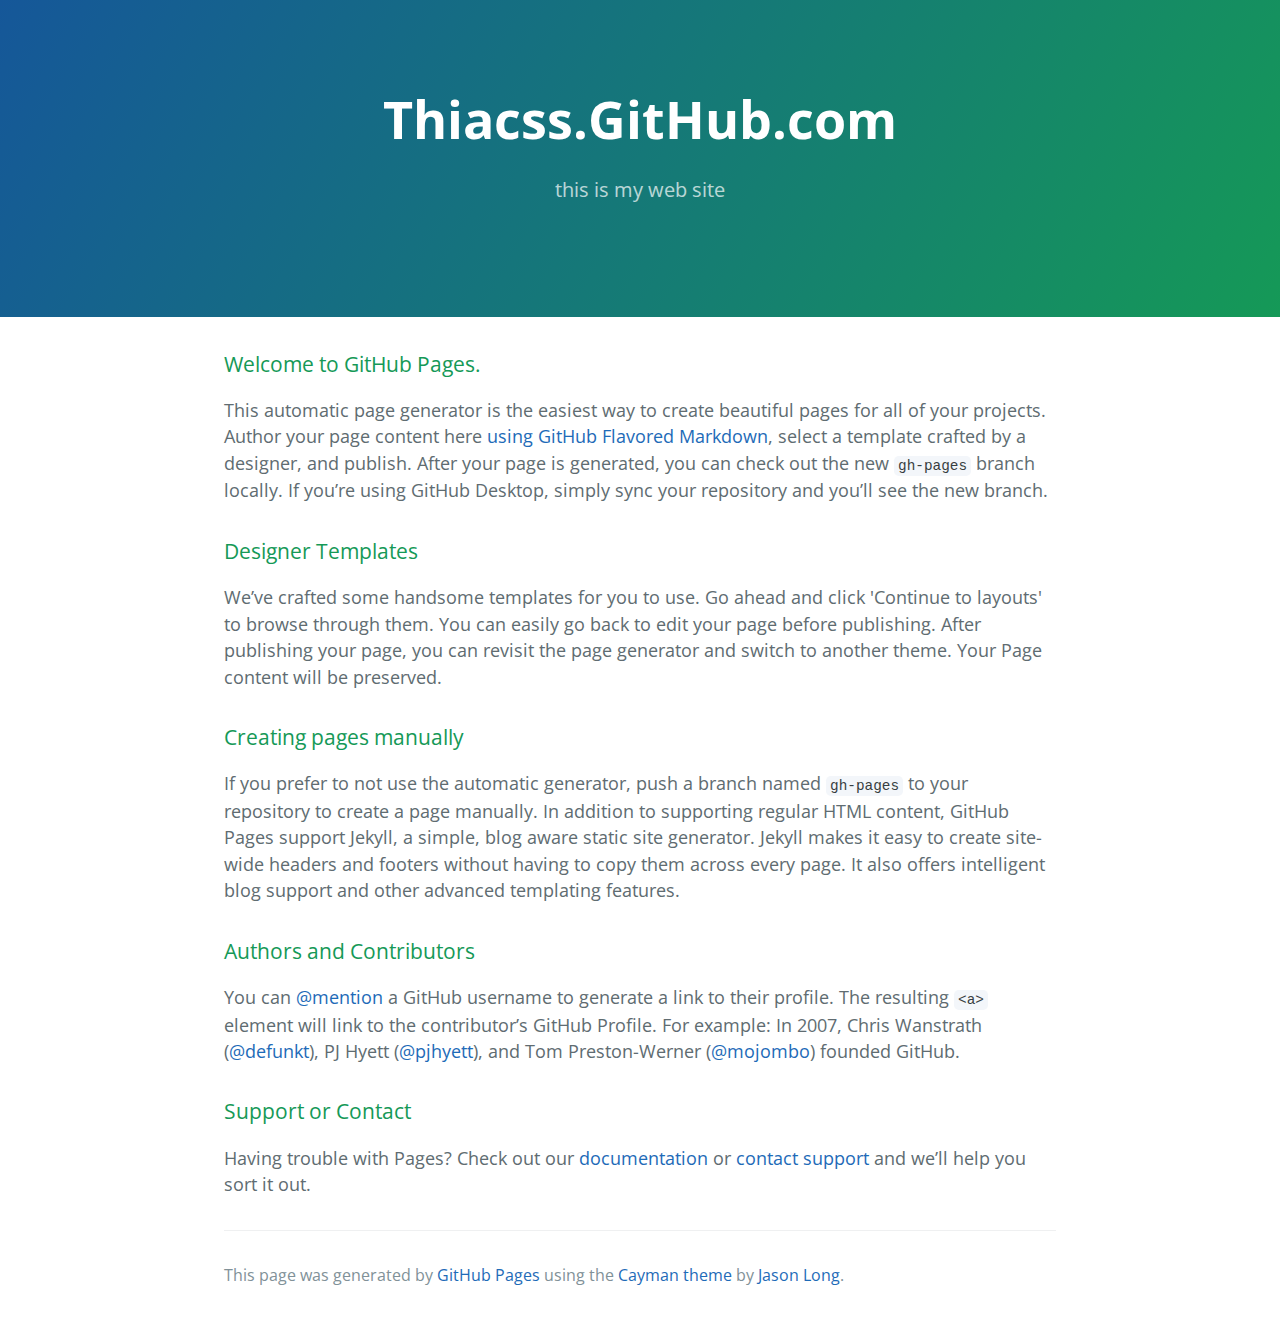
<file: index.html>
<!DOCTYPE html>
<html lang="en-us">
  <head>
    <meta charset="UTF-8">
    <title>Thiacss.GitHub.com by Thiacss</title>
    <meta name="viewport" content="width=device-width, initial-scale=1">
    <link rel="stylesheet" type="text/css" href="stylesheets/normalize.css" media="screen">
    <link href='https://fonts.googleapis.com/css?family=Open+Sans:400,700' rel='stylesheet' type='text/css'>
    <link rel="stylesheet" type="text/css" href="stylesheets/stylesheet.css" media="screen">
    <link rel="stylesheet" type="text/css" href="stylesheets/github-light.css" media="screen">
  </head>
  <body>
    <section class="page-header">
      <h1 class="project-name">Thiacss.GitHub.com</h1>
      <h2 class="project-tagline">this is my web site</h2>
    </section>

    <section class="main-content">
      <h3>
<a id="welcome-to-github-pages" class="anchor" href="#welcome-to-github-pages" aria-hidden="true"><span aria-hidden="true" class="octicon octicon-link"></span></a>Welcome to GitHub Pages.</h3>

<p>This automatic page generator is the easiest way to create beautiful pages for all of your projects. Author your page content here <a href="https://guides.github.com/features/mastering-markdown/">using GitHub Flavored Markdown</a>, select a template crafted by a designer, and publish. After your page is generated, you can check out the new <code>gh-pages</code> branch locally. If you’re using GitHub Desktop, simply sync your repository and you’ll see the new branch.</p>

<h3>
<a id="designer-templates" class="anchor" href="#designer-templates" aria-hidden="true"><span aria-hidden="true" class="octicon octicon-link"></span></a>Designer Templates</h3>

<p>We’ve crafted some handsome templates for you to use. Go ahead and click 'Continue to layouts' to browse through them. You can easily go back to edit your page before publishing. After publishing your page, you can revisit the page generator and switch to another theme. Your Page content will be preserved.</p>

<h3>
<a id="creating-pages-manually" class="anchor" href="#creating-pages-manually" aria-hidden="true"><span aria-hidden="true" class="octicon octicon-link"></span></a>Creating pages manually</h3>

<p>If you prefer to not use the automatic generator, push a branch named <code>gh-pages</code> to your repository to create a page manually. In addition to supporting regular HTML content, GitHub Pages support Jekyll, a simple, blog aware static site generator. Jekyll makes it easy to create site-wide headers and footers without having to copy them across every page. It also offers intelligent blog support and other advanced templating features.</p>

<h3>
<a id="authors-and-contributors" class="anchor" href="#authors-and-contributors" aria-hidden="true"><span aria-hidden="true" class="octicon octicon-link"></span></a>Authors and Contributors</h3>

<p>You can <a href="https://help.github.com/articles/basic-writing-and-formatting-syntax/#mentioning-users-and-teams" class="user-mention">@mention</a> a GitHub username to generate a link to their profile. The resulting <code>&lt;a&gt;</code> element will link to the contributor’s GitHub Profile. For example: In 2007, Chris Wanstrath (<a href="https://github.com/defunkt" class="user-mention">@defunkt</a>), PJ Hyett (<a href="https://github.com/pjhyett" class="user-mention">@pjhyett</a>), and Tom Preston-Werner (<a href="https://github.com/mojombo" class="user-mention">@mojombo</a>) founded GitHub.</p>

<h3>
<a id="support-or-contact" class="anchor" href="#support-or-contact" aria-hidden="true"><span aria-hidden="true" class="octicon octicon-link"></span></a>Support or Contact</h3>

<p>Having trouble with Pages? Check out our <a href="https://help.github.com/pages">documentation</a> or <a href="https://github.com/contact">contact support</a> and we’ll help you sort it out.</p>

      <footer class="site-footer">

        <span class="site-footer-credits">This page was generated by <a href="https://pages.github.com">GitHub Pages</a> using the <a href="https://github.com/jasonlong/cayman-theme">Cayman theme</a> by <a href="https://twitter.com/jasonlong">Jason Long</a>.</span>
      </footer>

    </section>

  
  </body>
</html>
</file>
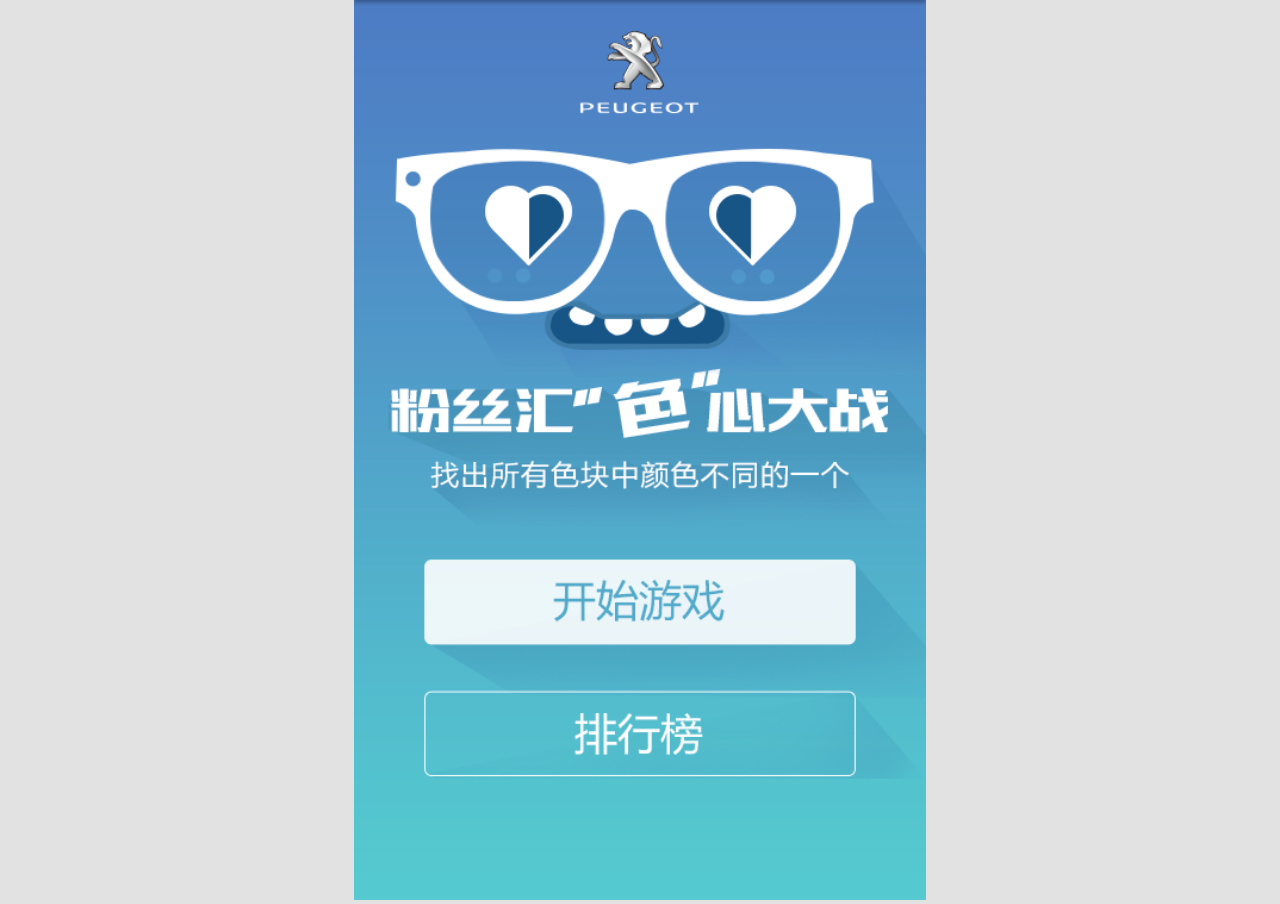
<file: dongfengbiaozhi/index.html>
<!doctype html>
<html>
<head>
<meta http-equiv="Content-Type" content="text/html; charset=utf-8" />
<meta name="viewport" content="width=device-width, initial-scale=1.0, maximum-scale=1.0, minimum-scale=1.0,user-scalable=no"/>
<meta name="apple-mobile-web-app-capable" content="yes" />
<meta name="apple-mobile-web-app-status-bar-style" content="black" />
<title>粉丝汇“色”心大战</title>
<link href="css/style.css" type="text/css" rel="stylesheet" />
<script type="text/javascript" src="js/jquery-1.8.3.min.js"></script>
<script type="text/javascript" src="js/links.js"></script>
<script type="text/javascript" src="js/WxhideToolbar.js"></script>
<script type="text/javascript" src="js/lufylegend-1.8.12.min.js"></script>
</head>

<body style="padding:0; margin:0;width:auto;height:auto; background:#e2e2e2;">
	<div id="mylegend" style="padding:0; margin:0;"></div>
    <div id="paihang">
    	<div class="logo"><img src="images/logo.png" width="100%" /></div>
    	<h2 class="phTit"><img src="images/ph_Tit.png" width="100%" /></h2>
        <ul id="list">
        	<li>第1名：100分</li>
        	<li>第2名：90分</li>
        	<li>第3名：85分</li>
        	<li>......</li>
        	<li>第10名：10分</li>
        </ul>
        <p class="phMe">我获得<span>x</span>分，排名<span>21</span></p>
        <div class="phBtn"><img src="images/ph_btn.png" width="100%" /></div>
    </div>
    <script type="text/javascript">
    	init(50,"mylegend",480,756,main);
        var imgData = [
					{ name: "pink0", path: "images/img1.png"},
					{ name: "pink1", path: "images/img2.png"},
					{ name: "pink2", path: "images/img3.png"},
					{ name: "pink3", path: "images/img4.png"},
					{ name: "pink4", path: "images/img5.png"},
					{ name: "pink5", path: "images/img6.png"},
					{ name: "pink6", path: "images/img7.png"},
					{ name: "pink7", path: "images/img8.png"},
					{ name: "bg", path: "images/bg.jpg"},
					{ name: "logo", path: "images/logo.png"},
					{ name: "shouye_bot", path: "images/shouye_bot.png"},
					{ name: "shouye_tit", path: "images/shouye_tit.png"},
					{ name: "cj_tit", path: "images/cj_tit.png"},
					{ name: "cj_ph", path: "images/cj_ph.png"},
					{ name: "playMore", path: "images/playMore.png"},
					{ name: "cj_txt", path: "images/cj_txt.png"}
				]; 
		var imglist;
		var num = 2,padding = 10,kuan,index,alphas,rand,jishi = 40,greed = 0,m=0;
		var loadingLayer,bgLayer,topLayer,logo,topTit,sy_botLayer,sy_bot,startLayer,gameLayer,defen,time,gameBox,img,overLayer,overTit,overTxt,overTxt1,overTxt2,overTxt3,overTxt4,overTxt5,cj_txt,replayBtn,replayLayer,pinkLayer,pink,TaoLayer,paihang,paihangBtn,phLayer,phTit,phTop1,phTop2,phTop3,phTopd,phTop10,phMe,overPh,overPhLayer;
		//全屏设置
		LGlobal.stageScale = LStageScaleMode.SHOW_ALL;
		LGlobal.align = LStageAlign.TOP_MIDDLE;
		LSystem.screen(LStage.FULL_SCREEN);
		//LGlobal.preventDefault = false;
		function main(){
			LMultitouch.inputMode = LMultitouchInputMode.TOUCH_POINT;
			//加载进度条
			loadingLayer = new LoadingSample4();
			addChild(loadingLayer);
			//加载的所有内容
			LLoadManage.load(
				imgData,
				function (progress){
					loadingLayer.setProgress(progress);
				},
				function (result){
					imglist = result;
					removeChild(loadingLayer);
					loadingLayer = null;
					//sound = new SoundPlayer();
					gameInit();
				}
			);
		};
		function gameInit(event){
			//背景加载
			bgLayer = new LSprite();
			addChild(bgLayer);
			bg = new LBitmap(new LBitmapData(imglist["bg"]));
			bg.x = bg.y = 0;
			bgLayer.addChild(bg);
			
			topLayer = new LSprite();
			topLayer.graphics.drawRect(0,"#f00",[0,0,480,755],false,"#fff");
			topLayer.x= topLayer.y = 0;
			bgLayer.addChild(topLayer);
			
			logo = new LBitmap(new LBitmapData(imglist["logo"]));
			logo.x = 190;
			logo.y = 26;
			bgLayer.addChild(logo);
			
			topTit = new LBitmap(new LBitmapData(imglist["shouye_tit"]));
			topTit.x = 0;
			topTit.y = 125;
			topLayer.addChild(topTit);
			
			sy_botLayer = new LSprite();
			topLayer.addChild(sy_botLayer);
			sy_bot = new LBitmap(new LBitmapData(imglist["shouye_bot"]));
			sy_bot.x = 0;
			sy_bot.y = 470;
			sy_botLayer.addChild(sy_bot);
			
			startLayer = new LSprite();
			startLayer.graphics.drawRect(0,"#f00",[0,0,366,72],false,"#fff");
			startLayer.x= 56;
			startLayer.y = 470;
			sy_botLayer.addChild(startLayer);
			
			paihang = new LSprite();
			paihang.graphics.drawRect(0,"#f00",[0,0,366,72],false,"#fff");
			paihang.x= 56;
			paihang.y = 580;
			sy_botLayer.addChild(paihang);
			/*游戏层*/
			gameLayer = new LSprite();
			gameLayer.graphics.drawRect(0,"#f00",[0,0,480,755],false,"#fff");
			gameLayer.x= topLayer.y = 0;
			
			defen = new LTextField();
			defen.size = 24; 
			defen.x = 27
			defen.y = 114;
			defen.color = "#fff"; 
			defen.text = "得分：0"; 
			gameLayer.addChild(defen);
			
			time = new LTextField();
			time.size = 24; 
			time.x = 394
			time.y = 114;
			time.color = "#fff"; 
			time.text = "40″"; 
			gameLayer.addChild(time);
			
			gameBox = new LSprite();
			gameBox.graphics.drawRect(0,"#f00",[0,0,450,450],true,"#fff");
			gameBox.x= 15;
			gameBox.y = 200;
			gameLayer.addChild(gameBox);
			
			TaoLayer = new LSprite();
			TaoLayer.graphics.drawRect(0,"#f00",[0,0,450,450],false,"#fff");
			TaoLayer.x= 15;
			TaoLayer.y = 200;
			gameLayer.addChild(TaoLayer);
			
			addImg();
			/**游戏结束层**/
			overLayer = new LSprite();
			overLayer.graphics.drawRect(0,"#f00",[0,0,480,756],false,"#fff");
			overLayer.x = overLayer.y = 0;
			
			overTit = new LBitmap(new LBitmapData(imglist["cj_tit"]));
			overTit.x = 154;
			overTit.y = 136;
			overLayer.addChild(overTit);
			
			overTxt2 = new LTextField();
			overTxt2.size = 24; 
			overTxt2.x = 127;
			overTxt2.y = 230;
			overTxt2.color = "#fff"; 
			overTxt2.text = "恭喜您获得"; 
			overLayer.addChild(overTxt2);
			
			overTxt = new LTextField();
			overTxt.size = 24; 
			overTxt.x = 137+overTxt2.getWidth();
			overTxt.y = 230;
			overTxt.color = "#fffc00"; 
			overTxt.text = "100"; 
			overLayer.addChild(overTxt);
			
			overTxt3 = new LTextField();
			overTxt3.size = 24; 
			overTxt3.x = 147+overTxt.getWidth()+overTxt2.getWidth();
			overTxt3.y = 230;
			overTxt3.color = "#fff"; 
			overTxt3.text = "分"; 
			overLayer.addChild(overTxt3);
			
			
			overTxt4 = new LTextField();
			overTxt4.size = 24; 
			overTxt4.x = 100;
			overTxt4.y = 266;
			overTxt4.color = "#fff"; 
			overTxt4.text = "目前排名第"; 
			overLayer.addChild(overTxt4);
			
			overTxt1 = new LTextField();
			overTxt1.size = 24; 
			overTxt1.x = 110+overTxt4.getWidth()
			overTxt1.y = 266;
			overTxt1.color = "#fffc00"; 
			overTxt1.text = "23456"; 
			overLayer.addChild(overTxt1);
			
			overTxt5 = new LTextField();
			overTxt5.size = 24; 
			overTxt5.x = 120+overTxt1.getWidth()+overTxt4.getWidth();
			overTxt5.y = 266;
			overTxt5.color = "#fff"; 
			overTxt5.text = "名"; 
			overLayer.addChild(overTxt5);
			
			cj_txt = new LBitmap(new LBitmapData(imglist["cj_txt"]));
			cj_txt.x = 56;
			cj_txt.y = 340;
			overLayer.addChild(cj_txt);
			
			replayLayer = new LSprite();
			overLayer.addChild(replayLayer);
			replayBtn = new LBitmap(new LBitmapData(imglist["playMore"]));
			replayBtn.x = 50
			replayBtn.y = 578;
			replayLayer.addChild(replayBtn);
			
			overPhLayer= new LSprite();
			overLayer.addChild(overPhLayer);
			overPh = new LBitmap(new LBitmapData(imglist["cj_ph"]));
			overPh.x = 248
			overPh.y = 578;
			overPhLayer.addChild(overPh);
			
			replayLayer.addEventListener(LMouseEvent.MOUSE_DOWN,replays);
			overPhLayer.addEventListener(LMouseEvent.MOUSE_DOWN,ph1);
			addEvent();
		};
		
		function addEvent(){
			bgLayer.addEventListener(LEvent.ENTER_FRAME,onframe); 
			startLayer.addEventListener(LMouseEvent.MOUSE_DOWN,start);
			paihang.addEventListener(LMouseEvent.MOUSE_DOWN,ph);
    	};
		function onframe(){
		};
		function start(){
			bgLayer.removeChild(topLayer);
			bgLayer.addChild(gameLayer);
			daojishi();
		};
		
		function ph(){
			$("#mylegend").hide();
			$("#paihang").show();
		};
		$(".phBtn").bind("touchstart",function(){
			$("#mylegend").show();
			$("#paihang").hide();
		});
		//添加图片
		function addImg(){
			kuan = (440 - padding*(num-1))/num;
			rand=200000+Math.floor(Math.random()*800000);
			for(var i=0;i<num;i++){
				for(var j=0;j<num;j++){
					img = new LSprite();
					img.graphics.drawRect(0,"#f00",[0,0,kuan,kuan],true,"#" + rand);
					img.x= 5 + (kuan + padding)*j;
					img.y = 5 + (kuan + padding)*i;
					gameBox.addChild(img);
					
					pinkLayer = new LSprite();
					pink = new LBitmap(new LBitmapData(imglist["pink"+m]));
					pink.x = 5 + (kuan + padding)*j;
					pink.y = 5 + (kuan + padding)*i;
					pink.alpha = 0.5;
					pinkLayer.addChild(pink);
					TaoLayer.addChild(pinkLayer);
				};
			};
			index = Math.floor(Math.random()*num*num);
			gameBox.getChildAt(index).alpha = 0.5+Math.random()*0.4;
			TaoLayer.getChildAt(index).addEventListener(LMouseEvent.MOUSE_DOWN,dianji);
		};
		//点击事件
		function dianji(){
			
			if(num < 9){
				num++;
			}else{
				num = 9;
			};
			if(m < 6){
				m++;
			}else{
				m=7;
			};
			if(padding > 2){
				padding -= 2;
			}else{
				padding =1;
			};
			
			greed++;
			defen.text = "得分："+greed; 
			gameBox.removeAllChild();
			TaoLayer.removeAllChild();
			overTxt.text = greed; 
			overTxt3.x = 147+overTxt.getWidth()+overTxt2.getWidth();
			addImg();
		}
		//倒计时
		var timer;
		function daojishi(){
			timer = setInterval(function(){
				jishi--;
				time.text = jishi+"″";
				if(jishi == 0){
					clearInterval(timer);
					gameBox.getChildAt(index).removeEventListener(LMouseEvent.MOUSE_DOWN,dianji);
					bgLayer.removeChild(gameLayer);
					bgLayer.addChild(overLayer);
					replayLayer.addEventListener(LMouseEvent.MOUSE_DOWN,replays);
				};
			},1000);
		};
		//重新开始
		function replays(){
			jishi = 40;
			num = 2;
			m=0;
			padding = 10;
			greed = 0;
			defen.text = "得分："+greed; 
			bgLayer.removeChild(overLayer);
			bgLayer.addChild(gameLayer);
			gameBox.removeAllChild();
			TaoLayer.removeAllChild();
			addImg();
			daojishi();
		};
		function ph1(){
			bgLayer.removeChild(overLayer);
			$("#paihang").show();
		};
			
		var oHeight = window.innerHeight;
		window.onload = function (){
			setTimeout(function(){
				var nowHeight = window.innerHeight;
				if(nowHeight != oHeight){
					if (LGlobal.canTouch) {
						LGlobal.stageScale = LStageScaleMode.SHOW_ALL;
						LGlobal.align = LStageAlign.BOTTOM_MIDDLE;
						LSystem.screen(LStage.FULL_SCREEN);
					} else {
						LGlobal.stageScale = LStageScaleMode.SHOW_ALL;
						LSystem.screen(LStage.FULL_SCREEN);
					};
				};
			},1000);
			setTimeout(function(){
				quanBujs();
			},100);
		};
    </script>
    <script type="text/javascript" src="js/main.js"></script>
</body>
</html>
</file>
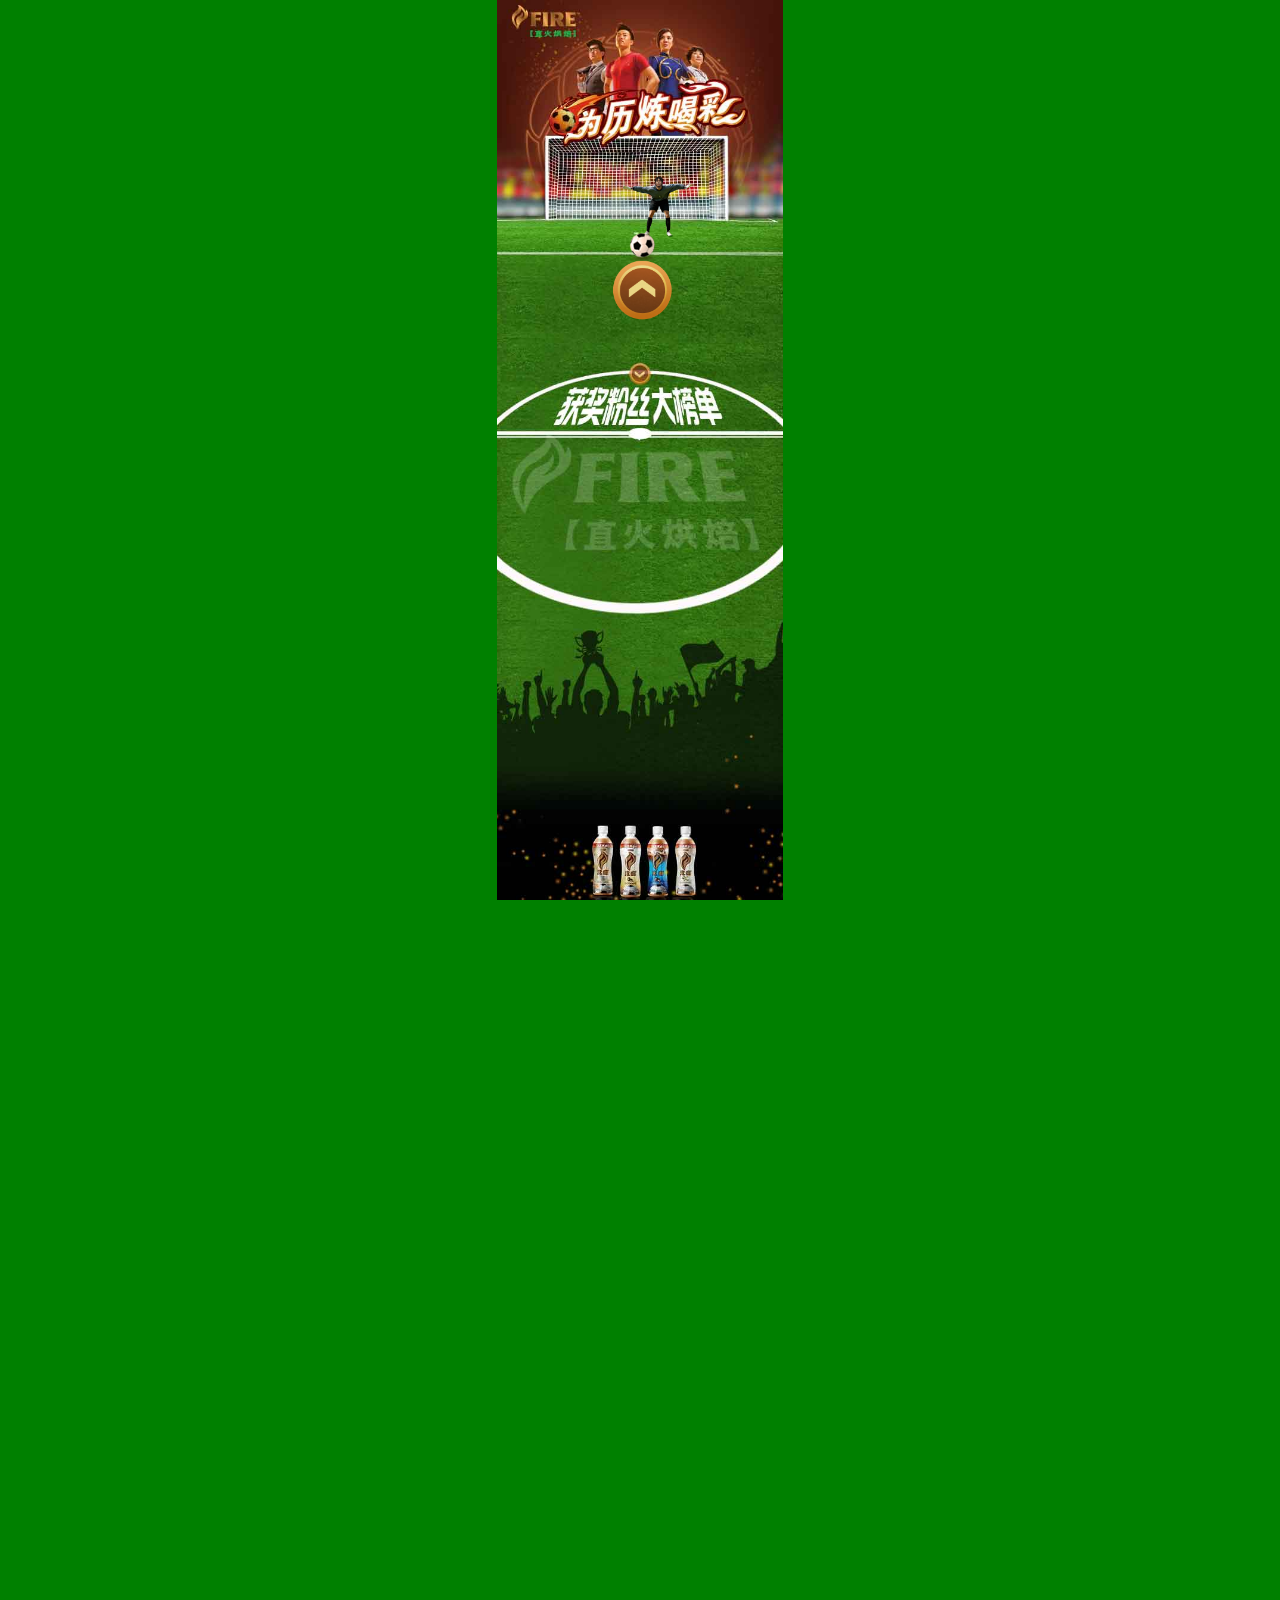
<file: fireFootball/index.html>
<!doctype html>
<html>
<head>
<meta http-equiv="Content-Type" content="text/html; charset=utf-8" />
<meta name="viewport" content="width=device-width, initial-scale=1.0, maximum-scale=1.0, minimum-scale=1.0,user-scalable=no"/>
<meta name="apple-mobile-web-app-capable" content="yes" />
<meta name="apple-mobile-web-app-status-bar-style" content="black" />
<title>火咖-为历炼喝彩</title>
<link type="text/css" rel="stylesheet" href="css/css.css" />
<script type="text/javascript" src="js/jquery-1.8.3.min.js"></script>
<script type="text/javascript" src="js/lufylegend-1.8.6.min.js"></script>
<script type="text/javascript" src="js/links.js"></script>
<script type="text/javascript" src="js/plugins.min.js"></script>
</head>

<body style="padding:0; margin:0;width:auto;height:auto; background:#008000;">
	<div id="btn">
    	<img src="images/btn.png" width="100%" />
    </div>
    <div id="zhongjiangDiv">
    	<div class="zhongjiang">
        	<div class="closeBtn"></div>
        </div>
        <div class="weizhongj">
        	<div class="closeBtn1"></div>
        </div>
        <div class="chouguo">
        	<div class="closeBtn2"></div>
        </div>
    </div>
	<div id="tanchu" style="width:100%; height:100%; background:rgba(0,0,0,0.5); position:absolute; left:0; top:0; z-index:100; display:none;">
    	<div class="imgDiv" style="width:100%;text-align:center; position:fixed;">
        	<div style="width:50%">
            	<img src="images/rotating.png" width="50%" />
            </div>
        	
        </div>
    </div>
	<div id="mylegend" style="z-index:10; position:absolute;"></div>
    <script type="text/javascript">
    	init(50,"mylegend",480,1512,main);
        var imgData = [
					{ name: "back", path: "images/bg.jpg"},
					{ name: "goalkeeper", path: "images/porter.png"},
					{ name: "goalkeeper1", path: "images/porter.png"},
					{ name: "football", path: "images/football.png"},
					{ name: "moveWord", path: "images/moveBtnBg.png"},
					{ name: "moveBtn", path: "images/moveBtn.png"},
					{ name: "player", path: "images/person.png"},
					{ name: "football1", path: "images/smallBall.png"}
				]; 
		var imglist;
		var index = 1;
		var choujiang = true;
		var loadingLayer,bgLayer,bg,goalkeeper,goalkeeper1,football,football1,moveWord,moveBtn,player;
		if (LGlobal.canTouch) {
			LGlobal.stageScale = LStageScaleMode.NO_BORDER;
			LGlobal.align = LStageAlign.TOP_MIDDLE;
			LSystem.screen(LStage.FULL_SCREEN);
		} else {
			LGlobal.stageScale = LStageScaleMode.SHOW_ALL;
			LSystem.screen(LStage.FULL_SCREEN);
		};
		LGlobal.preventDefault = false;
		function main(){
			//加载进度条
			loadingLayer = new LoadingSample4();
			addChild(loadingLayer);
			//加载的所有内容
			LLoadManage.load(
				imgData,
				function (progress){
					loadingLayer.setProgress(progress);
				},
				function (result){
					imglist = result;
					removeChild(loadingLayer);
					loadingLayer = null;
					gameInit();
				}
			);
		};
		function gameInit(event){
			//背景加载
			bgLayer = new LSprite();
			addChild(bgLayer);
			
			bg = new LBitmap(new LBitmapData(imglist["back"]));
			bg.x = bg.y = 0;
			bgLayer.addChild(bg);
			//守门员
			var list = LGlobal.divideCoordinate(360,115,1,3); 
			var data = new LBitmapData(imglist["goalkeeper"],0,0,120,115); 
			goalkeeper = new LAnimationTimeline(data,list);
			goalkeeper.speed = 3;; 
			goalkeeper.x = 210; 
			goalkeeper.y = 290;
			goalkeeper.stop();
			bgLayer.addChild(goalkeeper);
			//守门员1
			var list = LGlobal.divideCoordinate(360,115,1,3); 
			var data = new LBitmapData(imglist["goalkeeper1"],240,0,120,115); 
			goalkeeper1 = new LAnimation(bgLayer,data,list);
			goalkeeper1.x = 270; 
			goalkeeper1.y = 240;
			goalkeeper1.alpha = 0;
			//足球
			var list = LGlobal.divideCoordinate(94,49,1,2); 
			var data = new LBitmapData(imglist["football"],0,0,47,49); 
			football = new LAnimation(bgLayer,data,list); 
			football.x = 222; 
			football.y = 390;
			//足球1
			football1 = new LBitmap(new LBitmapData(imglist["football1"]));
			football1.x = 230;
			football1.y = 280;
			football1.alpha = 0;
			bgLayer.addChild(football1);
			
			//滑动文字
			moveWord = new LBitmap(new LBitmapData(imglist["moveWord"]));
			moveWord.x = 195;
			moveWord.y = 440;
			moveWord.alpha = 1;
			bgLayer.addChild(moveWord);
			alpha(moveWord,1,0,1);
			//向下滑动按钮
			moveBtn = new LSprite();
			bgLayer.addChild(moveBtn)
			moveBtnLBitmap = new LBitmap(new LBitmapData(imglist["moveBtn"]));
			moveBtnLBitmap.x = 195;
			moveBtnLBitmap.y = 446;
			moveBtn.addChild(moveBtnLBitmap);
			scale(moveBtnLBitmap);
			alpha(moveBtnLBitmap,0.5,0.7,1);
			//足球运动员
			player = new LBitmap(new LBitmapData(imglist["player"]));
			player.x = -270;
			player.y = 800;
			bgLayer.addChild(player);
			
			addEvent();
		};
		function addEvent(){
			bgLayer.addEventListener(LEvent.ENTER_FRAME,onframe); 
		};
		function onframe(){
			//goalkeeper.onframe();
			
		};
		
		function alpha(obj,t,alpha1,alpha2){
			LTweenLite.to(obj,t,{alpha:alpha1,loop:true,ease:Strong.easeOut})
			.to(obj,t,{alpha:alpha2,loop:true,ease:Strong.easeOut});
		};
		function scale(obj){
			LTweenLite.to(obj,0.5,{y:436,loop:true})
			.to(obj,0.5,{y:446,loop:true});
		}
		
		function onmousedown(){
			//中奖
			if(index == 0){
				LTweenLite.to(goalkeeper,0.5,{delay:0.3,x:260,y:220,ease:Strong.easeOut,onStart:function(){goalkeeper.play();},onComplete:function(){bgLayer.removeChild(goalkeeper);goalkeeper1.alpha = 1;}});
				LTweenLite.to(player,0.3,{x:10,y:200,ease:Strong.easeOut})
				.to(football,0.1,{x:230,y:280,scaleX:0.5,scaleY:0.5,ease:Strong.easeOut,onStart:function(){football.onframe();}})
				.to(football,0.01,{scaleX:0.5,scaleY:0.5,onStart:function(){football.onframe();},loop:true});
				LTweenLite.to(football,0.01,{delay:1,onStart:function(){bgLayer.removeChild(football)}});
				LTweenLite.to(football1,1,{delay:1,alpha:1,x:230,y:350,scaleX:0.7,scaleY:0.7,ease:Elastic.easeOut,onComplete:function(){zj();}});
			}else if(index == 1){ //未中奖
				LTweenLite.to(goalkeeper,0.1,{delay:0.3,x:260,y:220,ease:Strong.easeOut,onStart:function(){goalkeeper.play();},onComplete:function(){bgLayer.removeChild(goalkeeper);goalkeeper1.alpha = 1;}});
				LTweenLite.to(player,0.3,{x:10,y:200,ease:Strong.easeOut})
				.to(football,0.1,{x:380,y:180,scaleX:0.5,scaleY:0.5,ease:Strong.easeOut,onStart:function(){football.onframe();}})
				.to(football,0.01,{scaleX:0.5,scaleY:0.5,onStart:function(){football.onframe();},loop:true});
				LTweenLite.to(football,0.01,{delay:1,onStart:function(){bgLayer.removeChild(football)}});
				LTweenLite.to(football1,1,{delay:1,alpha:1,x:400,y:350,scaleX:0.7,scaleY:0.7,ease:Elastic.easeOut,onComplete:function(){wzj();}});
			}else if(index == 2){ //球打到框上
				LTweenLite.to(goalkeeper,0.1,{delay:0.3,x:260,y:220,ease:Strong.easeOut,onStart:function(){goalkeeper.play();},onComplete:function(){bgLayer.removeChild(goalkeeper);goalkeeper1.alpha = 1;}});
				LTweenLite.to(player,0.3,{x:10,y:200,ease:Strong.easeOut})
				.to(football,0.1,{x:370,y:270,scaleX:0.5,scaleY:0.5,ease:Strong.easeOut,onStart:function(){football.onframe();}})
				.to(football,0.01,{scaleX:0.5,scaleY:0.5,onStart:function(){football.onframe();},loop:true});
				LTweenLite.to(football,0.01,{delay:1,onStart:function(){bgLayer.removeChild(football)}});
				LTweenLite.to(football1,0.1,{delay:1,scaleX:0.7,scaleY:0.7,alpha:1,x:580,y:180,ease:Strong.easeOut,onComplete:function(){wzj();}})
			};
		};
		function zj(){
			$("#zhongjiangDiv").show();
			$(".zhongjiang").show();
		};
		function wzj(){
			$("#zhongjiangDiv").show();
			$(".weizhongj").show();
		};
		
		//滑屏判断
		function shoushi(){
			$("#btn").swipe({
				swipeLeft: function (e) {
					e.preventDefault();
				},
				swipeRight: function (e) {
					e.preventDefault();				
				},
				swipeUp: function (e) { 
					e.preventDefault();
				},
				swipeDown: function () { 
					LTweenLite.to(moveBtnLBitmap,0.5,{y:550});
					$("#btn").hide();
					setTimeout(function(){
						if(choujiang){
							onmousedown();
							choujiang = false;
						}else{
							$("#zhongjiangDiv").show();
							$(".chouguo").show();	
						}
					},500);
					setTimeout(function(){
						$("#btn").show();
					},3000);
				}
			}); 
		};
		window.addEventListener("load",shoushi,false);

		//js控制代码
		var pingKuan;
		var bili = function(mun){
			var oScale = mun/480;
			return oScale.toFixed(8);
		};
		function quanBujs(){
			pingKuan = $("#tanchu").width();
			var Gao = $(window).height();
			var Gao1 = $(".imgDiv").height();
			var topzhi = (Gao - Gao1)/2;
			$(".imgDiv").css("top",topzhi+"px");
			$("#btn").css({
				"width":pingKuan*bili(98)+"px",
				"height":pingKuan*bili(266)+"px",
				"left":pingKuan*bili(195)+"px",
				"top":pingKuan*bili(440)+"px"
			});
			$(".zhongjiang").css({
				"width":pingKuan*bili(408)+"px",
				"height":pingKuan*bili(277)+"px",
				"left":pingKuan*bili(36)+"px",
				"top":$(window).scrollTop()+100+"px"
			});
			$(".closeBtn").css({
				"width":pingKuan*bili(60)+"px",
				"height":pingKuan*bili(60)+"px",
			});
			$(".weizhongj").css({
				"width":pingKuan*bili(406)+"px",
				"height":pingKuan*bili(237)+"px",
				"left":pingKuan*bili(37)+"px",
				"top":$(window).scrollTop()+100+"px"
			});
			$(".chouguo").css({
				"width":pingKuan*bili(406)+"px",
				"height":pingKuan*bili(237)+"px",
				"left":pingKuan*bili(37)+"px",
				"top":$(window).scrollTop()+100+"px"
			});
			$(".closeBtn1,.closeBtn2").css({
				"width":pingKuan*bili(60)+"px",
				"height":pingKuan*bili(60)+"px",
			});
		};
		$("#tanchu").click(function(){
			$(this).hide();
		});
		$(".closeBtn").click(function(){
			$("#zhongjiangDiv").hide();
			$(".zhongjiang").hide();
		});
		$(".closeBtn1").click(function(){
			$("#zhongjiangDiv").hide();
			$(".weizhongj").hide();
		});
		$(".closeBtn2").click(function(){
			$("#zhongjiangDiv").hide();
			$(".chouguo").hide();
		});
		
		window.onload=function(){
			setTimeout(function(){
				quanBujs();	
			},100);
		};
		//横竖屏
		function hengshuping(){
			if(window.orientation==180||window.orientation==0){
				setTimeout(quanBujs(),1000);
				$("#tanchu").hide();  
			};
			if(window.orientation==90||window.orientation==-90){
				setTimeout(quanBujs(),1000);
				$("#tanchu").show();  
			};
		};
		window.addEventListener("onorientationchange" in window ? "orientationchange" : "resize", hengshuping, false);
		window.addEventListener('load', hengshuping, false);
    </script>
</body>
</html>
</file>
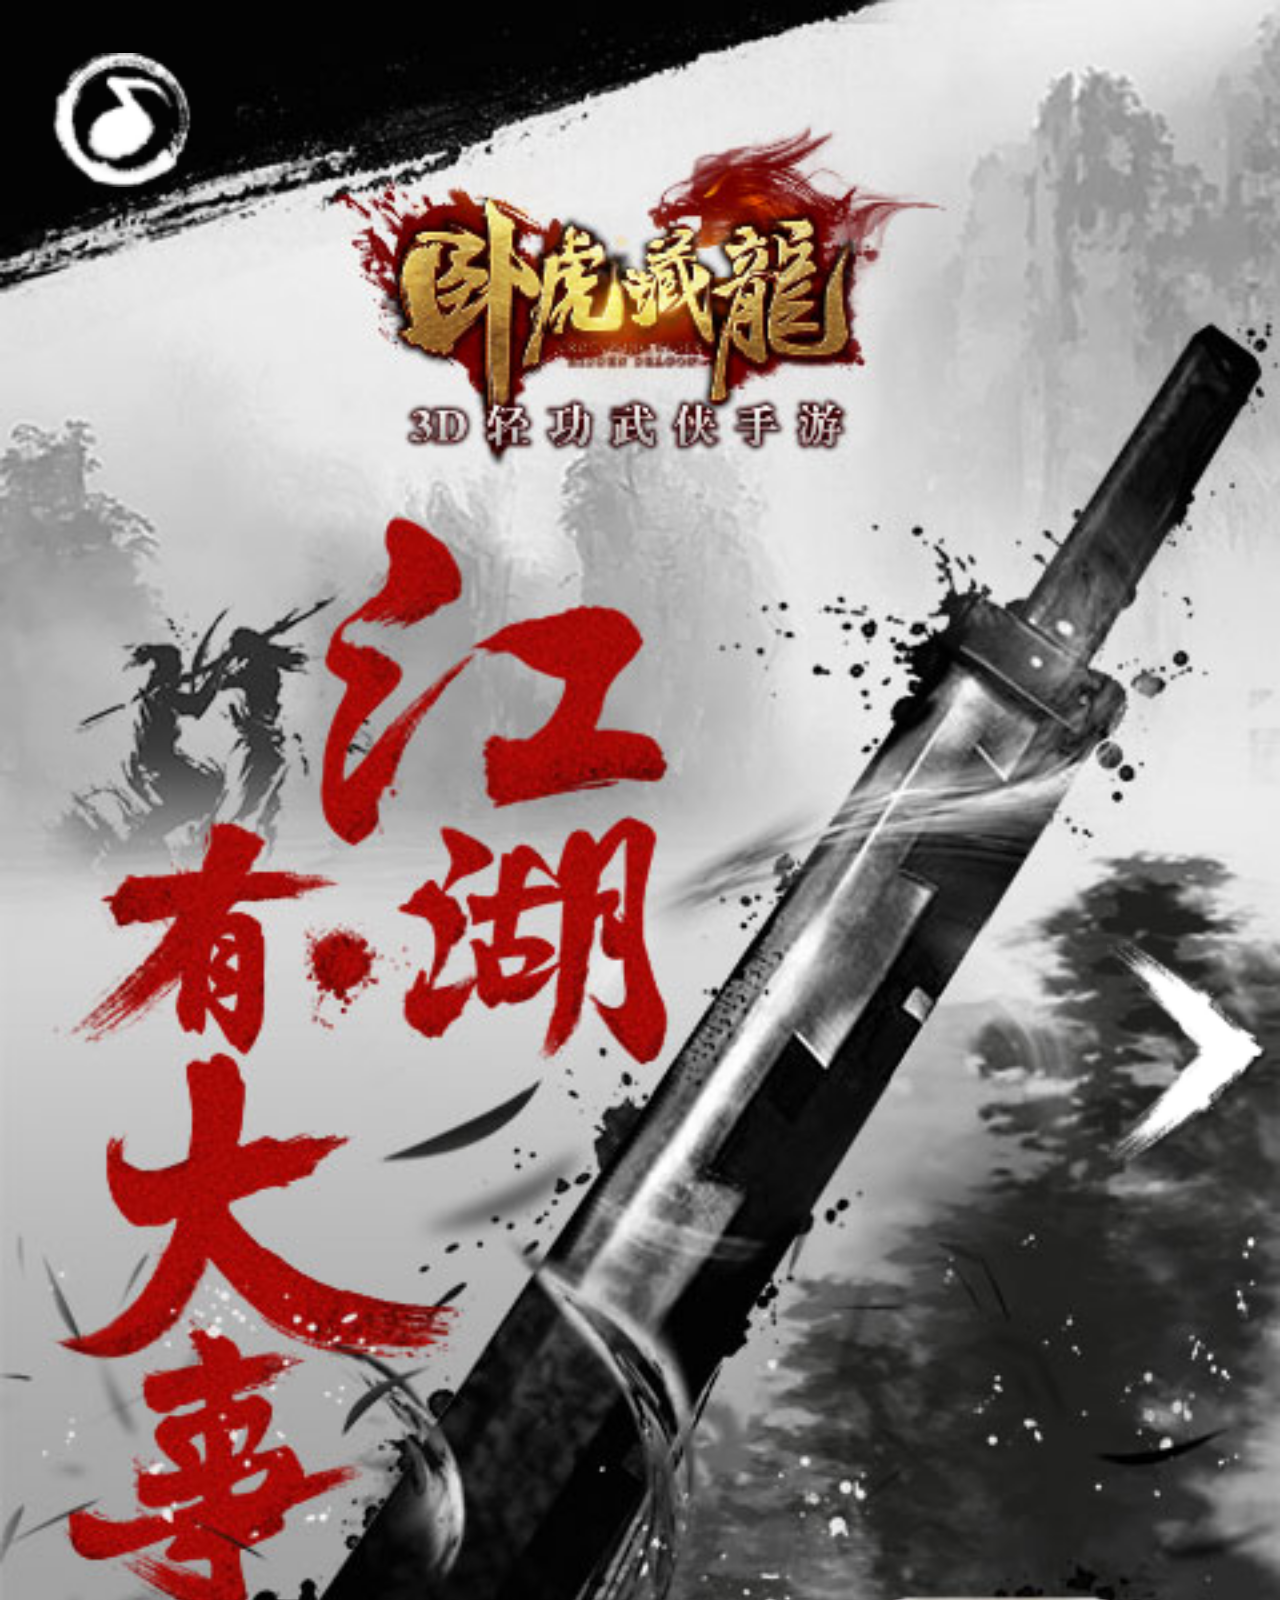
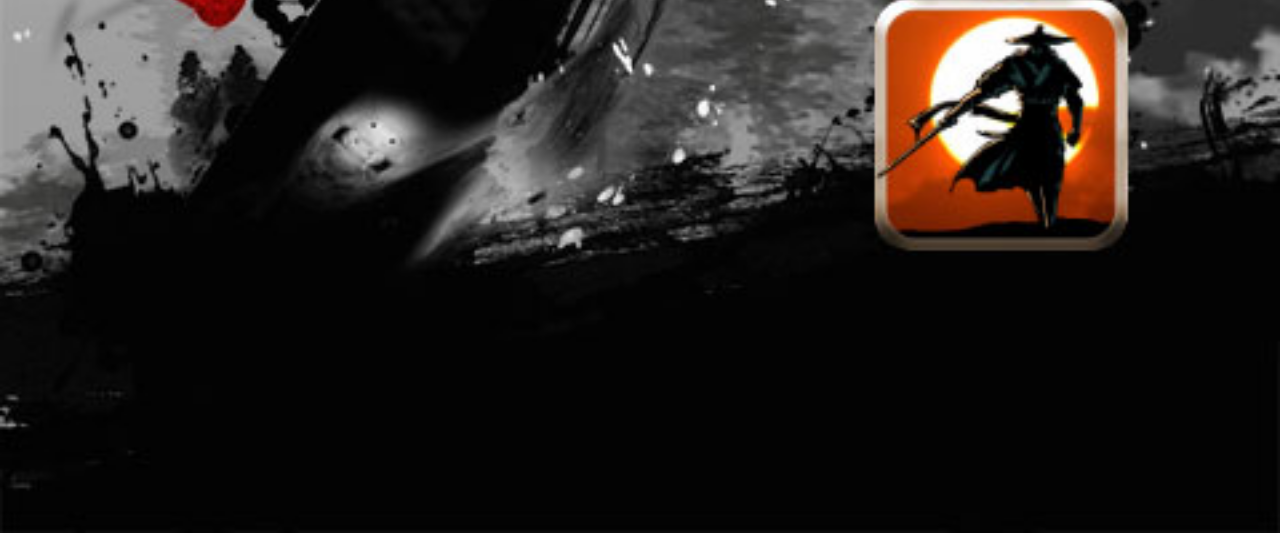
<file: wohudashijian/index.html>
<!doctype html>
<html>
<head>
<meta http-equiv="Content-Type" content="text/html; charset=utf-8" />
<meta name="viewport" content="width=device-width, initial-scale=1.0, maximum-scale=1.0, minimum-scale=1.0,user-scalable=no"/>
<meta name="apple-mobile-web-app-capable" content="yes" />
<meta name="apple-mobile-web-app-status-bar-style" content="black" />
<meta name="format-detection" content="telephone=no"/>
<meta name="description" content="《卧虎藏龙》神功出世 江湖宿命 一朝逆转！"/>
<title>江湖有大事！！！</title>
<link href="css/whdsj.css" type="text/css" rel="stylesheet" />
<script type="text/javascript" src="js/jquery-1.8.3.min.js"></script>
<script type="text/javascript" src="js/WxhideToolbar.js"></script>
<script type="text/javascript" src="js/links.js"></script>
<script type="text/javascript" src="js/wScratchPad.js"></script>
</head>

<body style="background:#000;">
	<div id="demo" style="opacity:0">
    	<div class="music">
        	<audio autoplay="autoplay" loop id="video">
              <source src="images/music.mp3" type="audio/mpeg">
            </audio>
        </div>
        <div class="playBtn"></div>
    	<div id="slideBox" class="slideBox">
            <ul class="slideUl">
                <li class="pageLi">
                    <div class="page1 page"></div>
                </li>
                <li class="pageLi">
                    <div class="page2 page">
                        <div class="page2_img1"></div>
                        <div class="page2_img2"></div>
                        <div class="page2_img3"></div>
                        <div class="page2_img4"></div>
                        <img src="images/page2_txt1.png" class="page2_txt1 page2_txt" />
                        <img src="images/page2_txt2.png" class="page2_txt2 page2_txt" />
                        <img src="images/page2_txt3.png" class="page2_txt3 page2_txt" />
                        <img src="images/page2_txt4.png" class="page2_txt4 page2_txt" />
                        <img src="images/page2_txt5.png" class="page2_txt5 page2_txt" />
                    </div>
                </li>
                <li class="pageLi">
                    <div class="page3 page">
                        <div class="ggWrap">
                            <div id="wScratchPad3" style="display:inline-block; position:relative; overflow:hidden;"></div>
                        </div>
                        <img src="images/page3_txt1.png" class="shoushi" />
                        <img src="images/page3_txt2.png" class="page3_txt2" />
                    </div>
                </li>
                <li class="pageLi">
                	<div class="page4 page">
                    	<img src="images/page4_img1.png" class="page4_img1" />
                    	<img src="images/page4_img2.png" class="page4_img2" />
                    	<img src="images/page4_img3.png" class="page4_img3" />
                    	<img src="images/page4_img4.png" class="page4_img4" />
                    	<img src="images/page4_img2.png" class="page4_img5" />
                    	<img src="images/page4_img5.png" class="page4_img6" />
                    	<img src="images/page4_img6.png" class="page4_img7" />
                    	<img src="images/page4_img2.png" class="page4_img8" />
                    	<img src="images/page4_img7.png" class="page4_img9" />
                    </div>
                </li>
                <li class="pageLi">
                	<div class="page5 page">
                    	<img src="images/page5_img10.png" class="page5_img0" />
                        <img src="images/page5_img1.png" class="page5_img1" />
                        <img src="images/jiantou1.png" class="page5_img2" />
                        <img src="images/page5_img2.png" class="page5_img3" />
                        <img src="images/page5_txt1.png" class="page5_img4" />
                        <img src="images/page5_img3.png" class="page5_img5" />
                        <img src="images/jiantou2.png" class="page5_img6" />
                        <img src="images/jiantou1.png" class="page5_img7" />
                        <img src="images/page5_img4.png" class="page5_img8" />
                        <img src="images/page5_txt2.png" class="page5_img9" />
                        <img src="images/jiantou2.png" class="page5_img10" />
                        <img src="images/page5_img5.png" class="page5_img11" />
                        <img src="images/page5_txt3.png" class="page5_img12" />
                        <img src="images/page5_img6.png" class="page5_img13" />
                        <img src="images/jiantou1.png" class="page5_img14" />
                        <img src="images/page5_img7.png" class="page5_img15" />
                        <img src="images/page5_txt4.png" class="page5_img16" />
                        <img src="images/jiantou2.png" class="page5_img17" />
                        <img src="images/page5_img8.png" class="page5_img18" />
                        <img src="images/page5_txt5.png" class="page5_img19" />
                        <img src="images/page5_img9.png" class="page5_img20" />
                    </div>
                </li>
                <li class="pageLi">
                	<div class="page6 page">
                        <div class="lunbo">
                            <div id="container">
                                <div id="rongqi">
                                    <ul class="rongqiul">
                                        <li>
                                            <img src="images/page6_img1.jpg" width="100%" />
                                        </li>
                                        <li>
                                            <img src="images/page6_img2.jpg" width="100%" />
                                        </li>
                                        <li>
                                            <img src="images/page6_img3.jpg" width="100%" />
                                        </li>
                                    </ul>
                                    <ul class="dianrongqi">
                                    </ul>
                                </div>
                            </div>
                        </div>
                        <img src="images/page6_txt1.png" class="page6_txt1" />
                        <img src="images/page6_txt2.png" class="page6_txt2" />
                    </div>
                </li>
                <li class="pageLi">
                	<div class="page7 page">
                    	<img src="images/page7_img1.png" class="page7_img1" />
                    	<img src="images/page7_img2.png" class="page7_img2" />
                    	<img src="images/page7_img3.png" class="page7_img3" />
                    	<a href="http://wh.sqage.com"><img src="images/page7_btn1.png" class="page7_btn1" /></a>
                    	<img src="images/page7_btn2.png" class="page7_btn2" />
                        <div class="tanBox">
                        	<img src="images/tanBg.png" class="tanBg" />
                            <div class="closeBtn"></div>
                        </div>
                    </div>
                </li>
            </ul>
            <img src="images/btnPrev.png" width="100%" class="prev bianda" />
            <img src="images/btnNext.png" width="100%" class="next bianda" />
        </div>				
    </div>
    <div class="load">加载中</div>
</body>
<script type="text/javascript" src="js/indexwhdsj.js"></script>
</html>
</file>
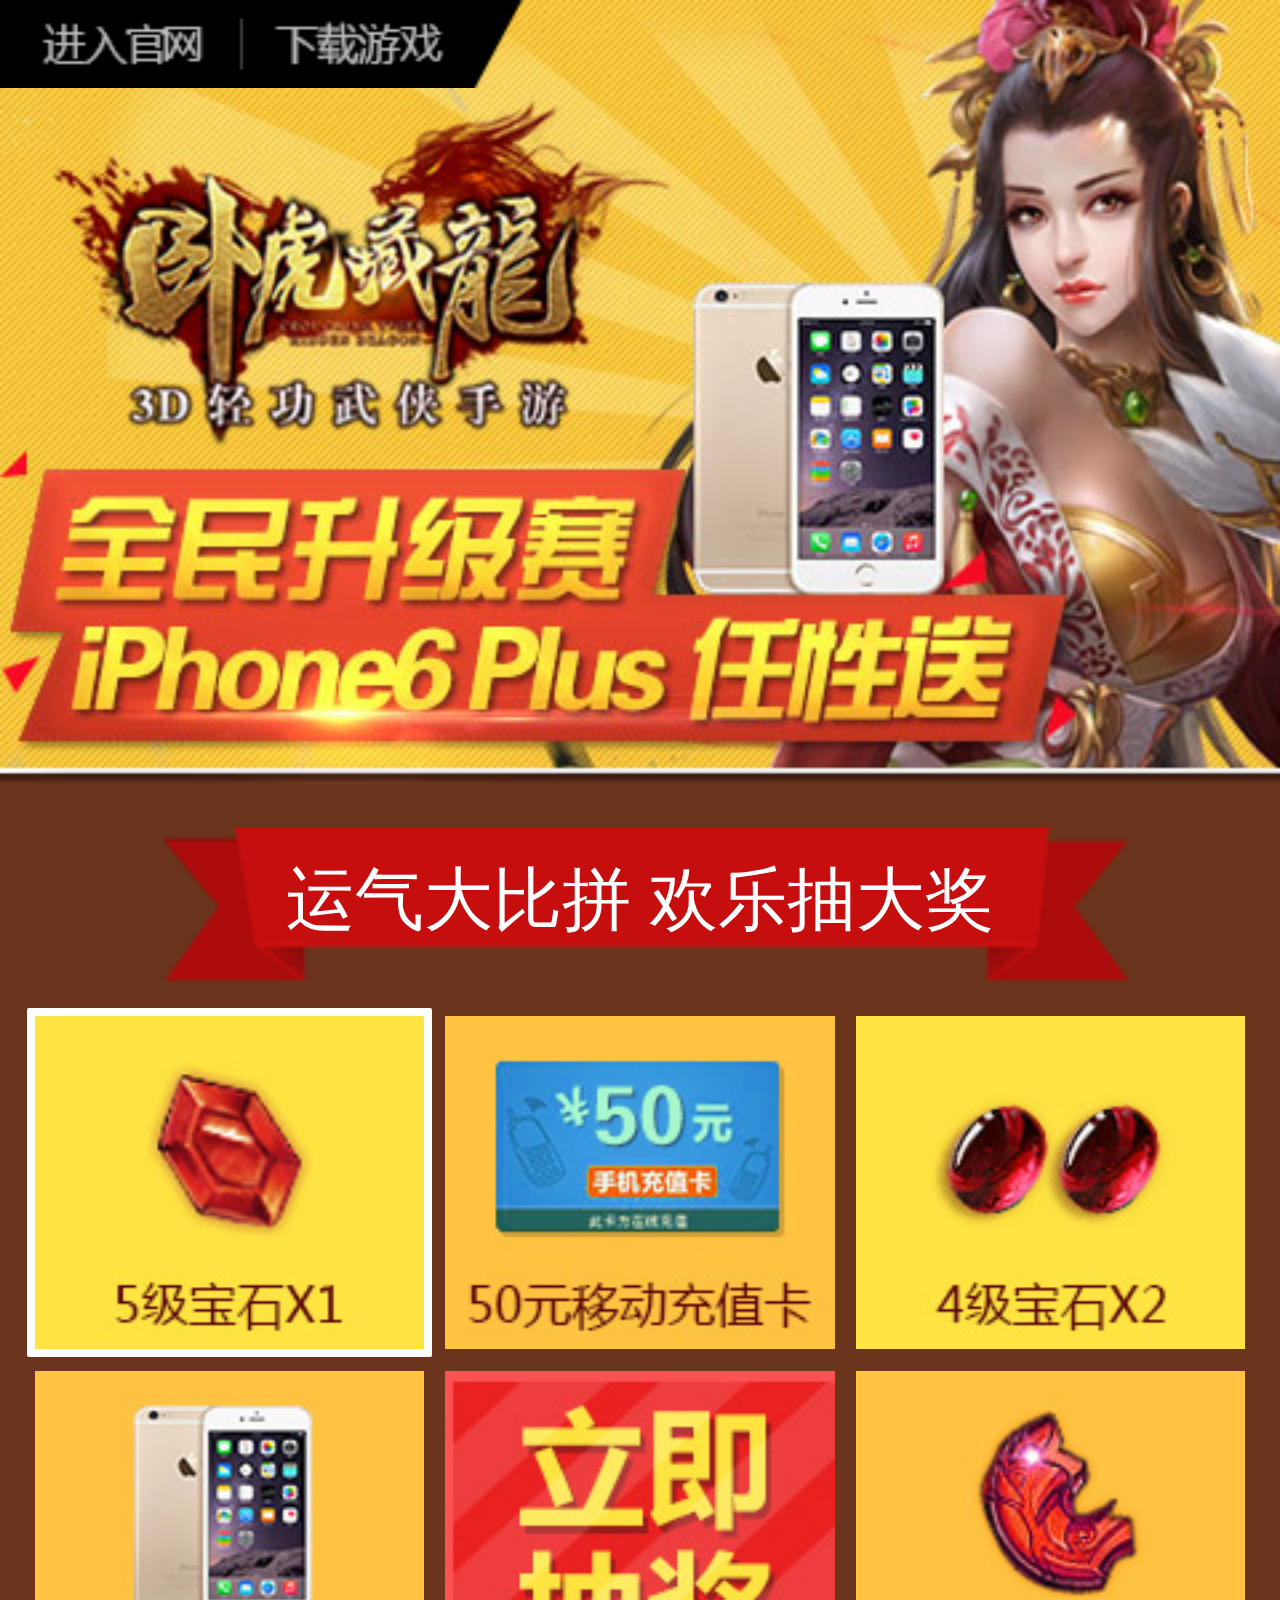
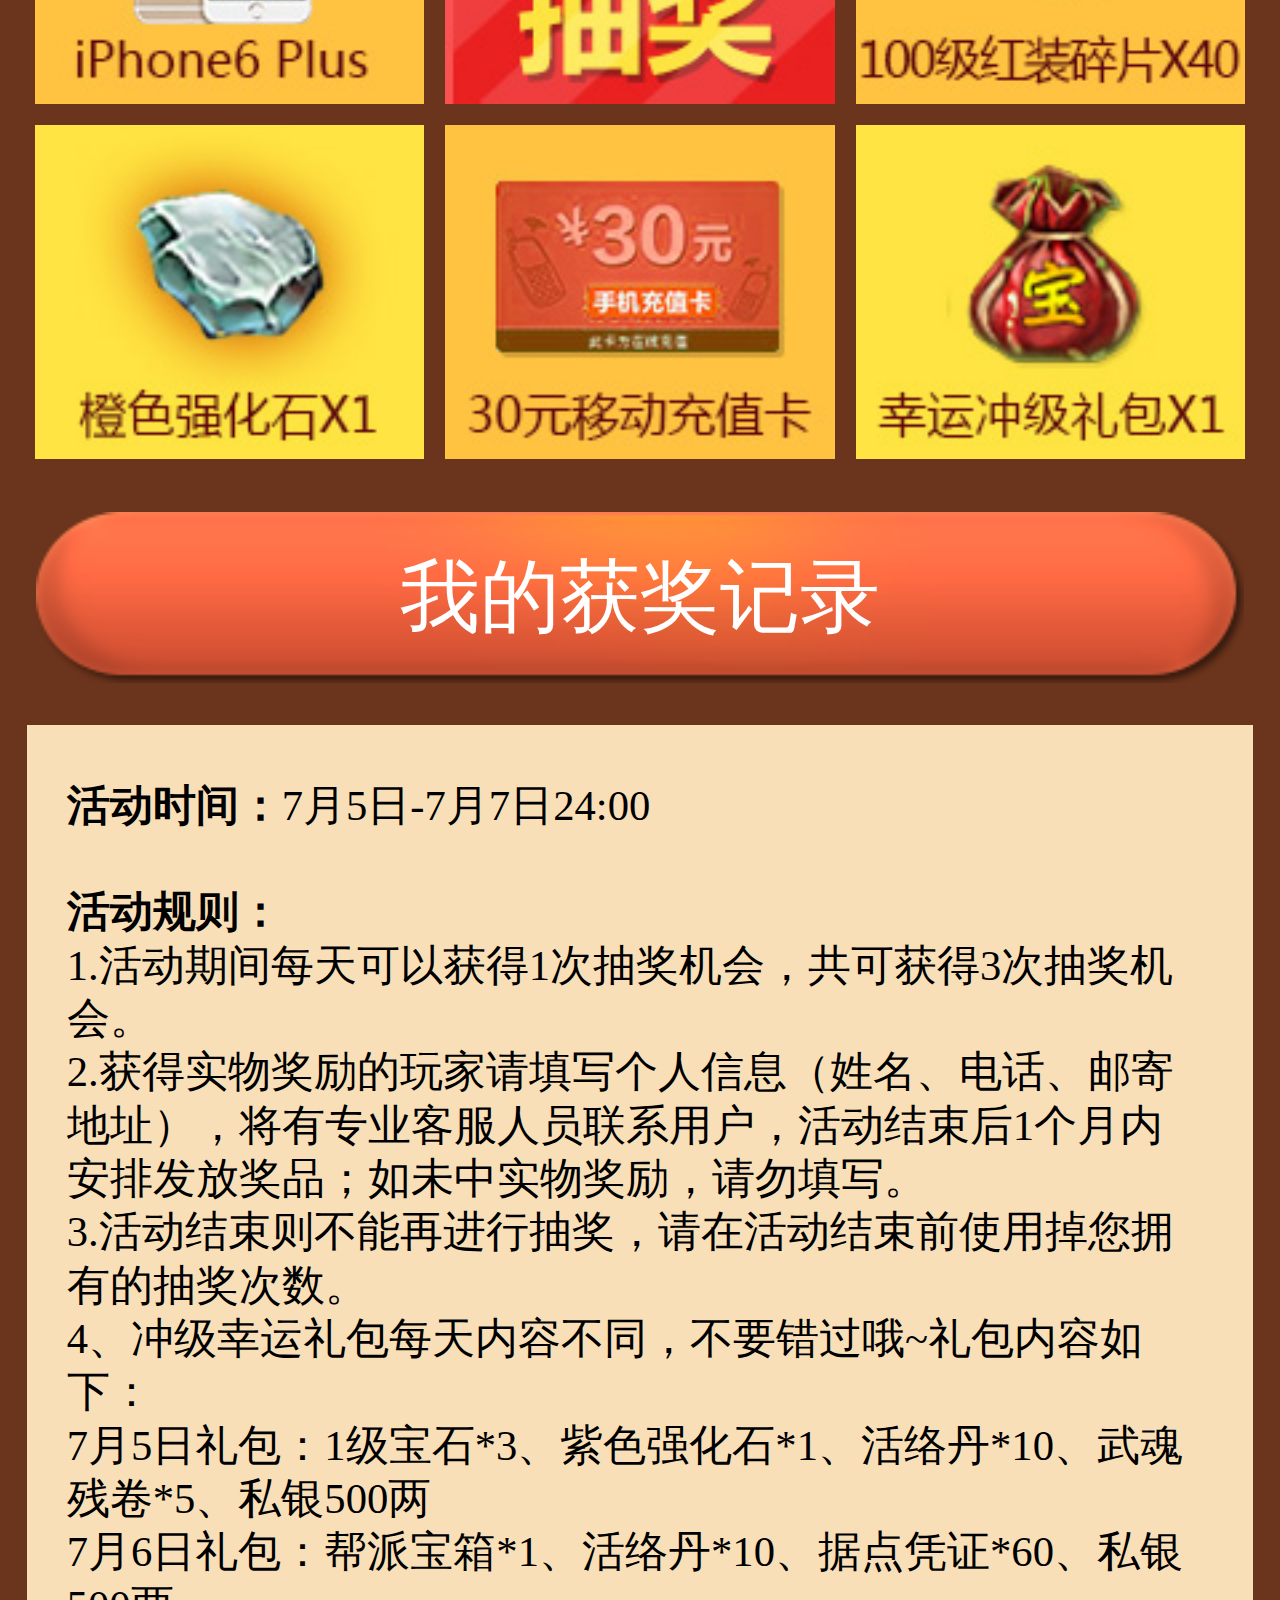
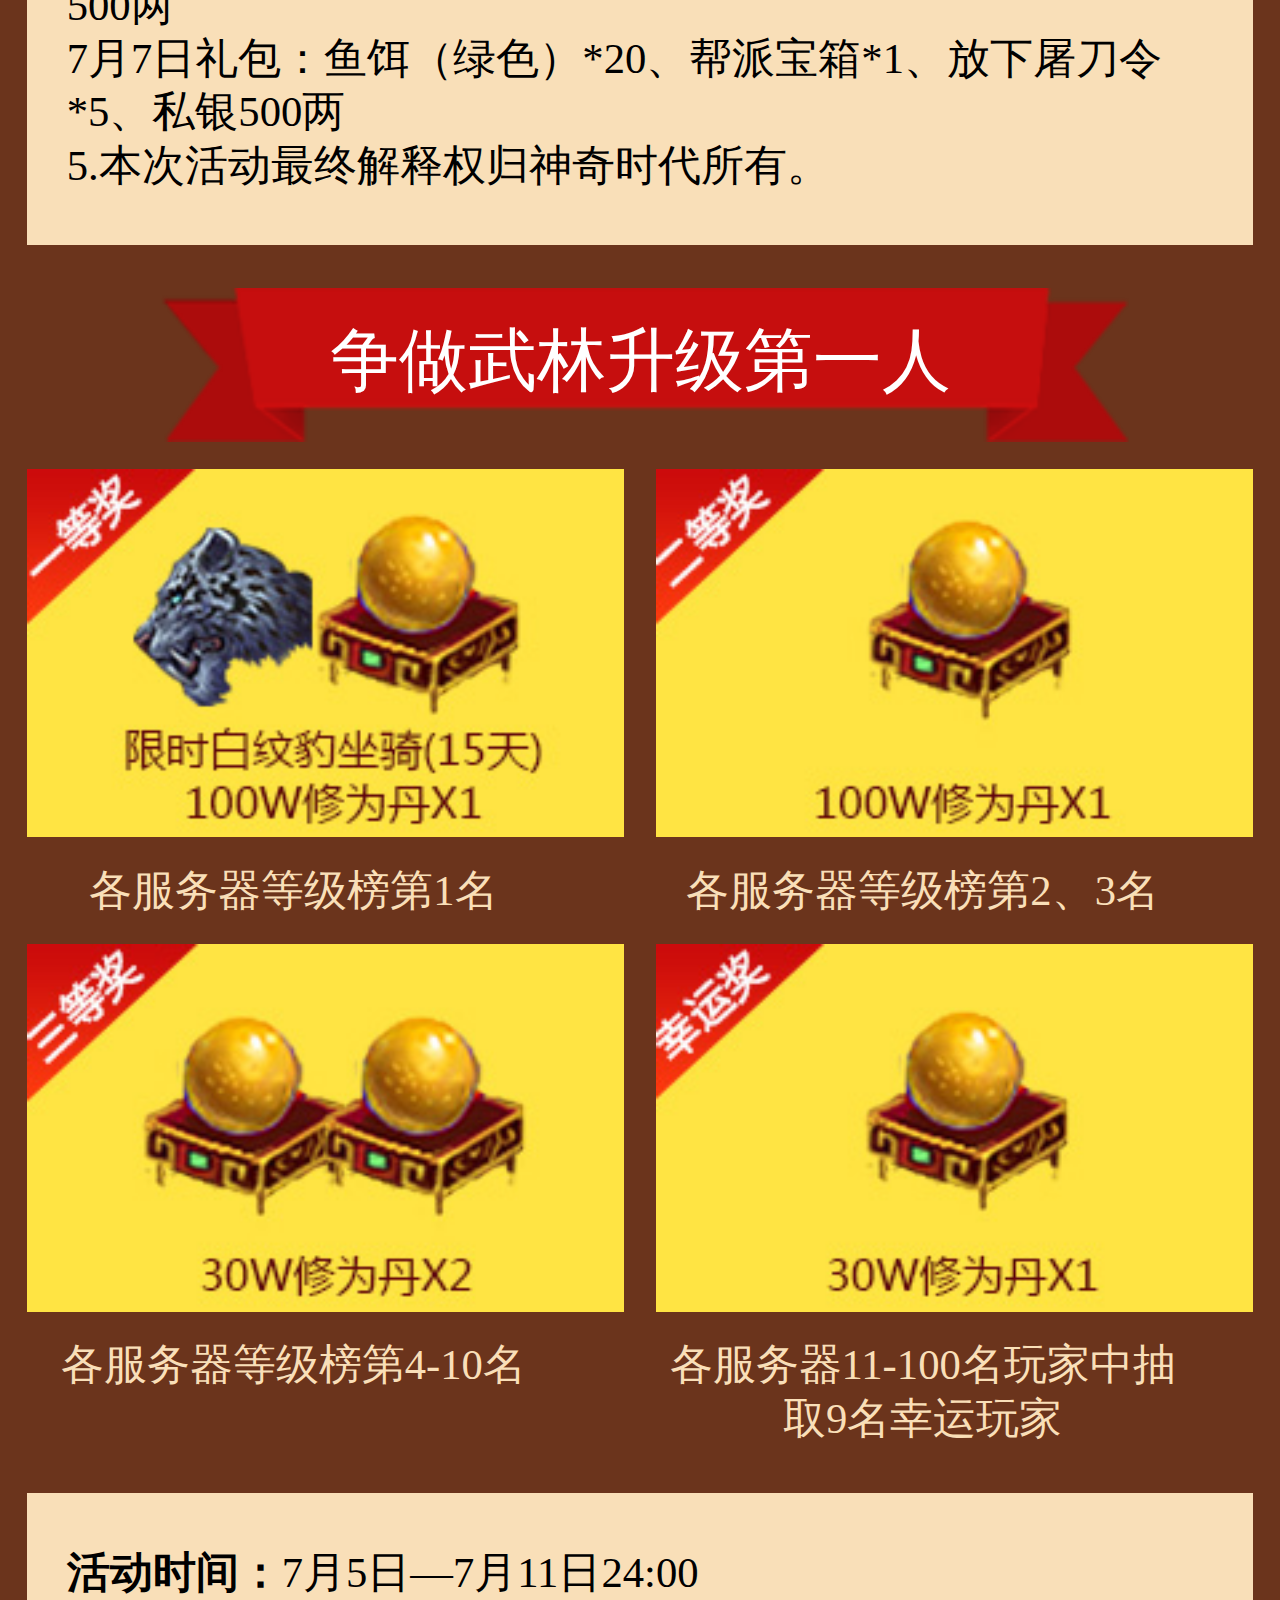
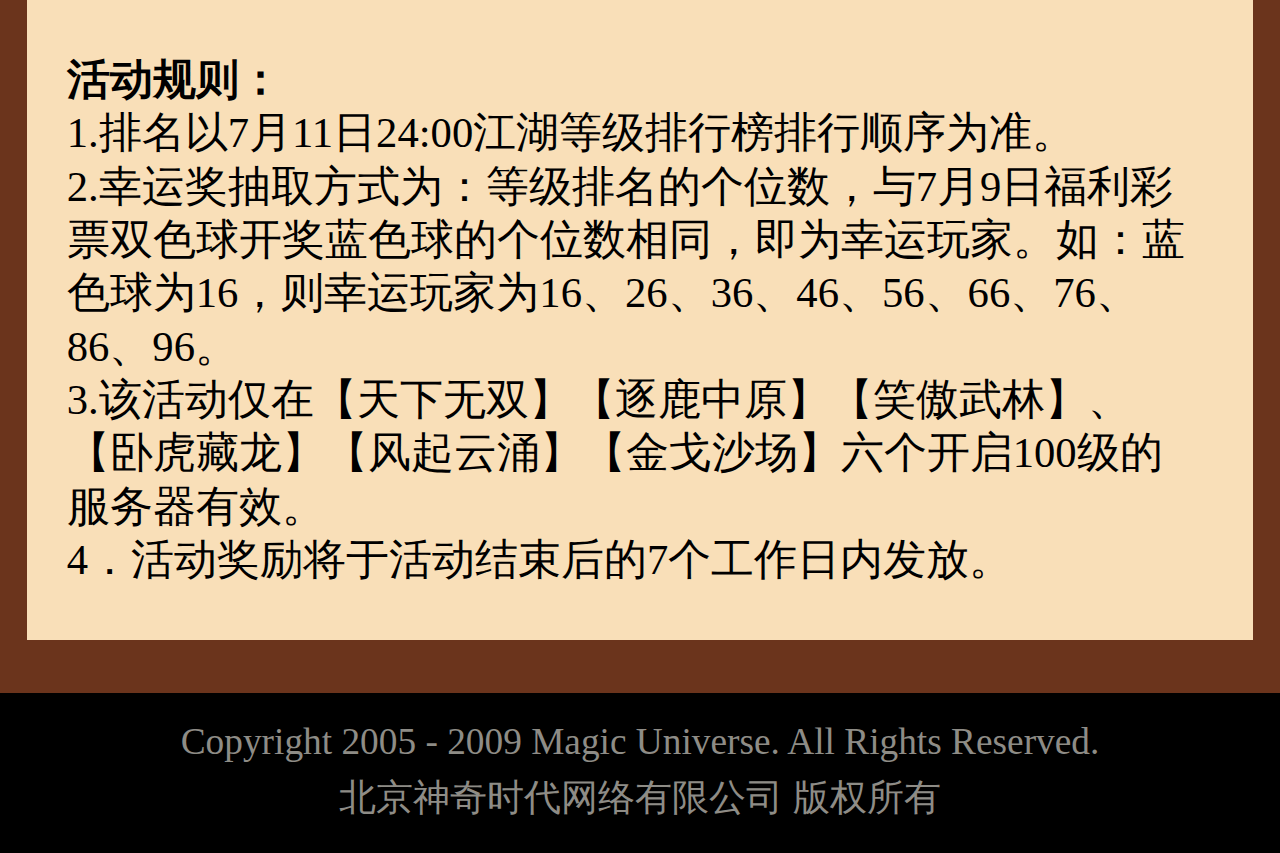
<file: wuhuchoujiang/index.html>
<!doctype html>
<html>
<head>
<meta http-equiv="Content-Type" content="text/html; charset=utf-8" />
<meta name="viewport" content="width=device-width, initial-scale=1.0, maximum-scale=1.0, minimum-scale=1.0,user-scalable=no"/>
<meta name="apple-mobile-web-app-capable" content="yes" />
<meta name="apple-mobile-web-app-status-bar-style" content="black" />
<meta name="format-detection" content="telephone=no"/>
<meta name="description" content="《卧虎藏龙》100级7月5日开放，全民升级抽大奖，手机话费、珍稀道具100%中奖，更有iPhone大奖等你拿！"/>
<title>《卧虎藏龙》全民升级赛开启，iPhone6 Plus任性送！</title>
<link href="css/css3rd.css" type="text/css" rel="stylesheet" />
<script type="text/javascript" src="js/jquery-1.8.3.min.js"></script>
<script type="text/javascript" src="js/WxhideToolbar.js"></script>
<script type="text/javascript" src="js/links.js"></script>
</head>

<body style="background:#6b341c;">
	<div id="demo" style="opacity:0">
    	<div class="cj_load">
            <a href="http://wh.sqage.com"></a>
            <a href="http://wh.sqage.com"></a>
        </div>
    	<div class="cj_top"><img src="whcjImages/topImg.jpg" width="100%" /></div>
        <div class="cj_tit">运气大比拼  欢乐抽大奖</div>
        <div class="box">
            <div class="cjdiv cjdiv1 active"><img src="whcjImages/cj_img1.jpg" width="100" /></div>
            <div class="cjdiv cjdiv2"><img src="whcjImages/cj_img2.jpg" width="100" /></div>
            <div class="cjdiv cjdiv3 rightdiv"><img src="whcjImages/cj_img3.jpg" width="100" /></div>
            <div class="cjdiv cjdiv4 rightdiv"><img src="whcjImages/cj_img4.jpg" width="100" /></div>
            <div class="cjdiv cjdiv5 rightdiv"><img src="whcjImages/cj_img5.jpg" width="100" /></div>
            <div class="cjdiv cjdiv6"><img src="whcjImages/cj_img6.jpg" width="100" /></div>
            <div class="cjdiv cjdiv7"><img src="whcjImages/cj_img7.jpg" width="100" /></div>
            <div class="cjdiv cjdiv8"><img src="whcjImages/cj_img8.jpg" width="100" /></div>
            <div class="startBtn"><img src="whcjImages/cj_start.jpg" width="100%" /></div>
        </div>
        <div class="cj_btn">我的获奖记录</div>
        <div class="cj_txt">
            <p class="padP"><b>活动时间：</b>7月5日-7月7日24:00</p>
            <p><b>活动规则：</b></p>
            <p>1.活动期间每天可以获得1次抽奖机会，共可获得3次抽奖机会。</p>
            <p>2.获得实物奖励的玩家请填写个人信息（姓名、电话、邮寄地址），将有专业客服人员联系用户，活动结束后1个月内安排发放奖品；如未中实物奖励，请勿填写。</p>
            <p>3.活动结束则不能再进行抽奖，请在活动结束前使用掉您拥有的抽奖次数。</p>
            <p>4、冲级幸运礼包每天内容不同，不要错过哦~礼包内容如下：</p>
            <p>7月5日礼包：1级宝石*3、紫色强化石*1、活络丹*10、武魂残卷*5、私银500两</p>
            <p>7月6日礼包：帮派宝箱*1、活络丹*10、据点凭证*60、私银500两</p>
            <p>7月7日礼包：鱼饵（绿色）*20、帮派宝箱*1、放下屠刀令*5、私银500两</p>
            <p>5.本次活动最终解释权归神奇时代所有。</p>
        </div>
        <div class="cj_tit">争做武林升级第一人</div>
        <ul class="cj_wrap">
        	<li class="leftLI">
            	<img src="whcjImages/cj_award1.jpg" width="100%" />
                <p>各服务器等级榜第1名</p>
            </li>
        	<li>
            	<img src="whcjImages/cj_award2.jpg" width="100%" />
                <p>各服务器等级榜第2、3名</p>
            </li>
        	<li class="leftLI">
            	<img src="whcjImages/cj_award3.jpg" width="100%" />
                <p>各服务器等级榜第4-10名</p>
            </li>
        	<li>
            	<img src="whcjImages/cj_award4.jpg" width="100%" />
                <p>各服务器11-100名玩家中抽取9名幸运玩家</p>
            </li>
        </ul>
        <div class="cj_txt">
            <p class="padP"><b>活动时间：</b>7月5日—7月11日24:00</p>
            <p><b>活动规则：</b></p>
            <p>1.排名以7月11日24:00江湖等级排行榜排行顺序为准。</p>
            <p>2.幸运奖抽取方式为：等级排名的个位数，与7月9日福利彩票双色球开奖蓝色球的个位数相同，即为幸运玩家。如：蓝色球为16，则幸运玩家为16、26、36、46、56、66、76、86、96。</p>
            <p>3.该活动仅在【天下无双】【逐鹿中原】【笑傲武林】、【卧虎藏龙】【风起云涌】【金戈沙场】六个开启100级的服务器有效。</p>
            <p>4．活动奖励将于活动结束后的7个工作日内发放。</p>
        </div>
        <div class="footer">
        	<p>Copyright 2005 - 2009 Magic Universe. All Rights Reserved. </p>  
            <p>北京神奇时代网络有限公司 版权所有</p>
        </div>
    </div>
    <!--获奖记录-->
    <div class="jiluWrap tan">
    	<div class="jiluCon">
        	<h2 class="cj_h2">获奖记录</h2>
            <table cellpadding="0" cellspacing="0" border="0">
            	<tr>
                	<th width="50%" align="center" valign="middle"><p>道具名</p></th>
                	<th width="50%" align="center" valign="middle"><p>激活码</p></th>
                </tr>
                <tr>
                	<td align="center" valign="middle"><p>100级红装碎片X1</p></td>
                	<td align="center" valign="middle"><p>XXXXXXXXXX</p></td>
                </tr>
                <tr>
                	<td align="center" valign="middle"><p>幸运冲级礼包X1</p></td>
                	<td align="center" valign="middle"><p>XXXXXXXXXX</p></td>
                </tr>
                <tr>
                	<td align="center" valign="middle"><p>30元移动充值卡</p></td>
                	<td align="center" valign="middle">
                    	<p>卡号 ： xxxxxxxxx</p>
                    	<p>密码 ： xxxxxxxxx</p>
                    </td>
                </tr>
            </table>
            <div class="tanClose">知道了</div>
        </div>
    </div>
    <!--抽奖结果-->
    <div class="cjResult1 tan">
    	<div class="resultCon">
        	<!--结果1-->
        	<div class="cjResTxt">
            	<p>恭喜您！获得了<span>XXXXXXXXXX！</span></p>
                <p>兑换码为：<span>XXXXXXXXXX</span></p>
                <p>请在游戏内进行兑换</p>
            </div>
            <div class="tanClose">记住了</div>
        </div>
    </div>
    <div class="cjResult2 tan">
    	<div class="resultCon">
        	<!--结果2-->
        	<div class="cjResTxt">
            	<p>恭喜您！获得了<span>30元移动充值卡！</span></p>
                <p>卡号：<span>XXXXXXXXXXXXXXX</span></p>
                <p>密码：：<span>XXXXXXXXXXXXXXX</span></p>
                <p>请：<span>XXXXXXXXX</span>进行充值</p>
            </div>
            <div class="tanClose">记住了</div>
        </div>
    </div>
    <div class="cjResult3 tan">
    	<div class="resultCon">
        	<!--结果3-->
        	<div class="cjResTxt">
            	<p>十分抱歉！您的抽奖次数已用尽</p>
                <p>请明天再来~</p>
            </div>
            <div class="tanClose">知道了</div>
        </div>
    </div>
</body>
<script type="text/javascript" src="js/whcj_index.js"></script>
<script type="text/javascript">
	var n = 0;
	var isClick = true;
	$(".startBtn").click(function(){
		var l = $(".cjdiv").length;
		if(isClick){
			isClick = false;
			var timer = setInterval(function(){
				n++;
				if(n == l){
					n = 0;
				};
				$(".cjdiv").removeClass("active");
				$(".cjdiv").eq(n).addClass("active");
			},30);
			setTimeout(function(){
				clearInterval(timer);
				$(".cjdiv").removeClass("active");
				$(".cjdiv").eq(5).addClass("active");/**判断第几个中奖**/
				$(".cjResult3").show();
				isClick = true;
			},2000);
		};
	});
</script>
</html>
</file>
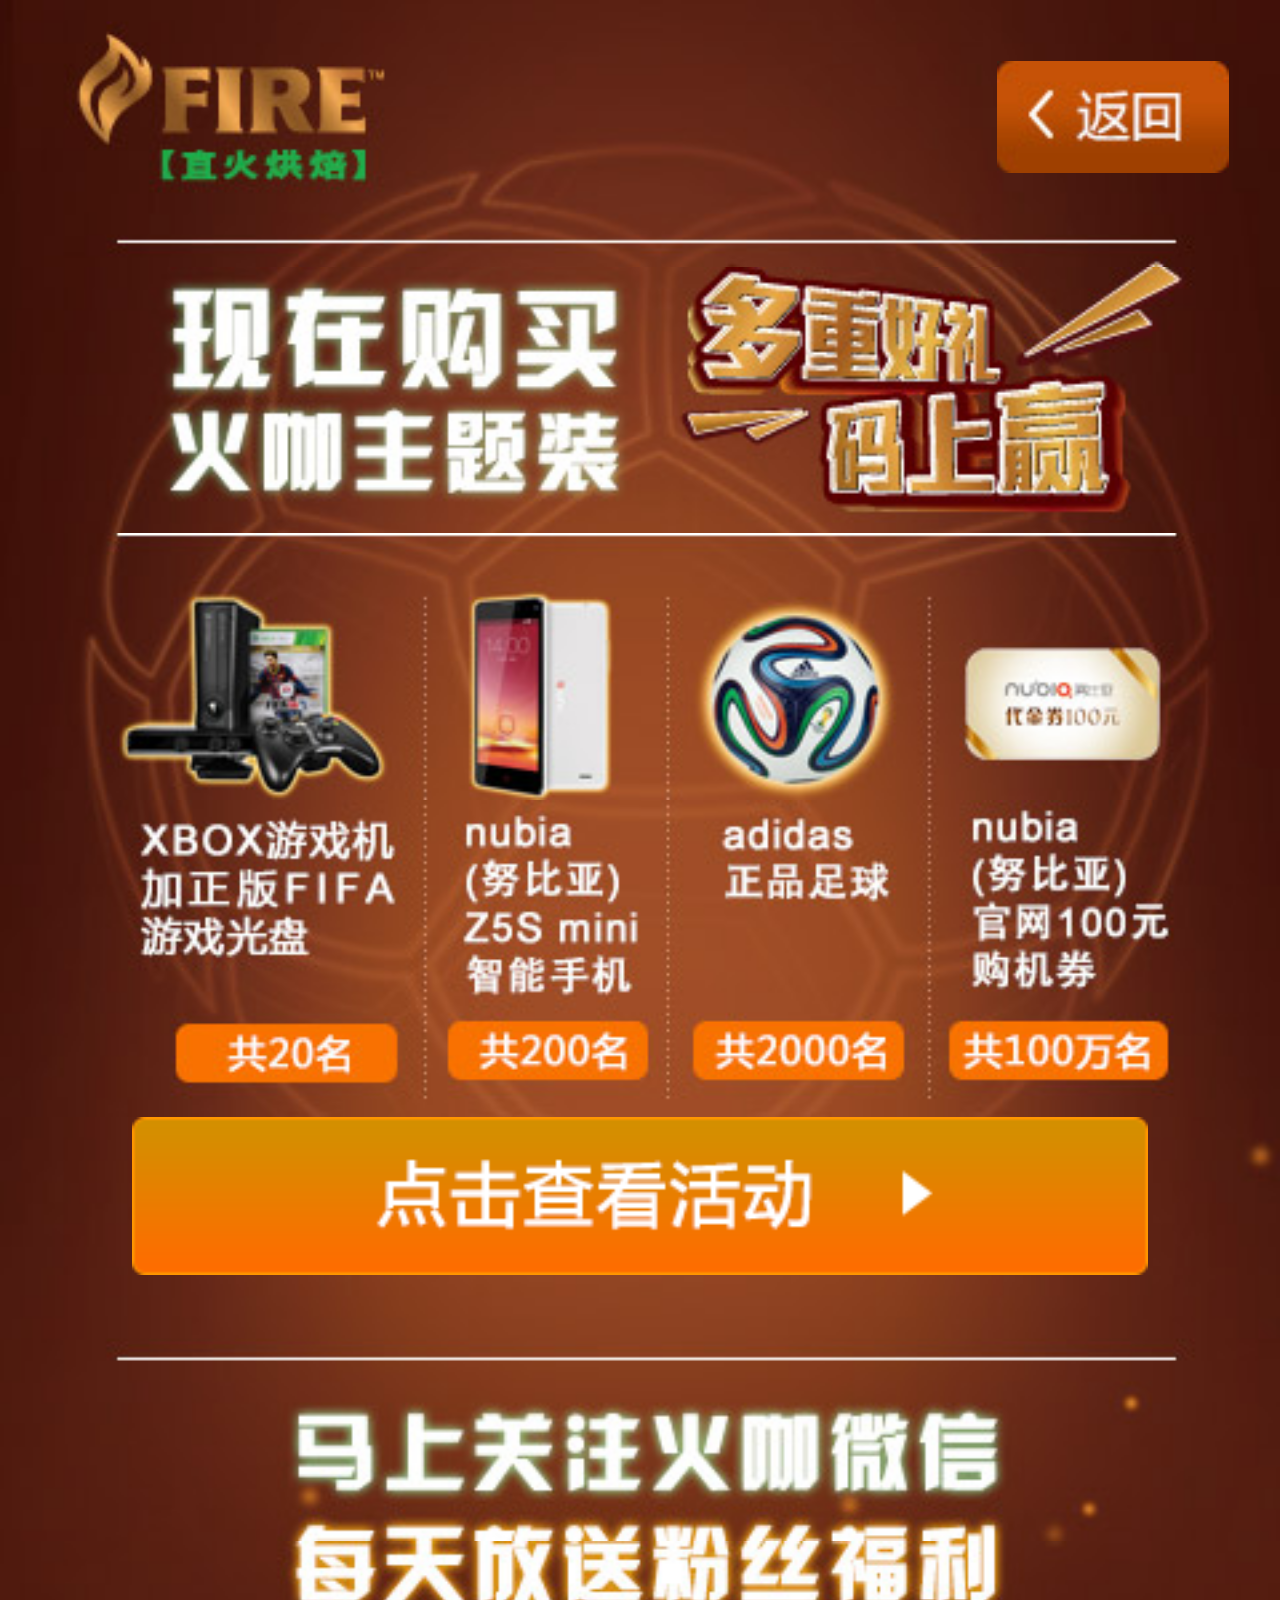
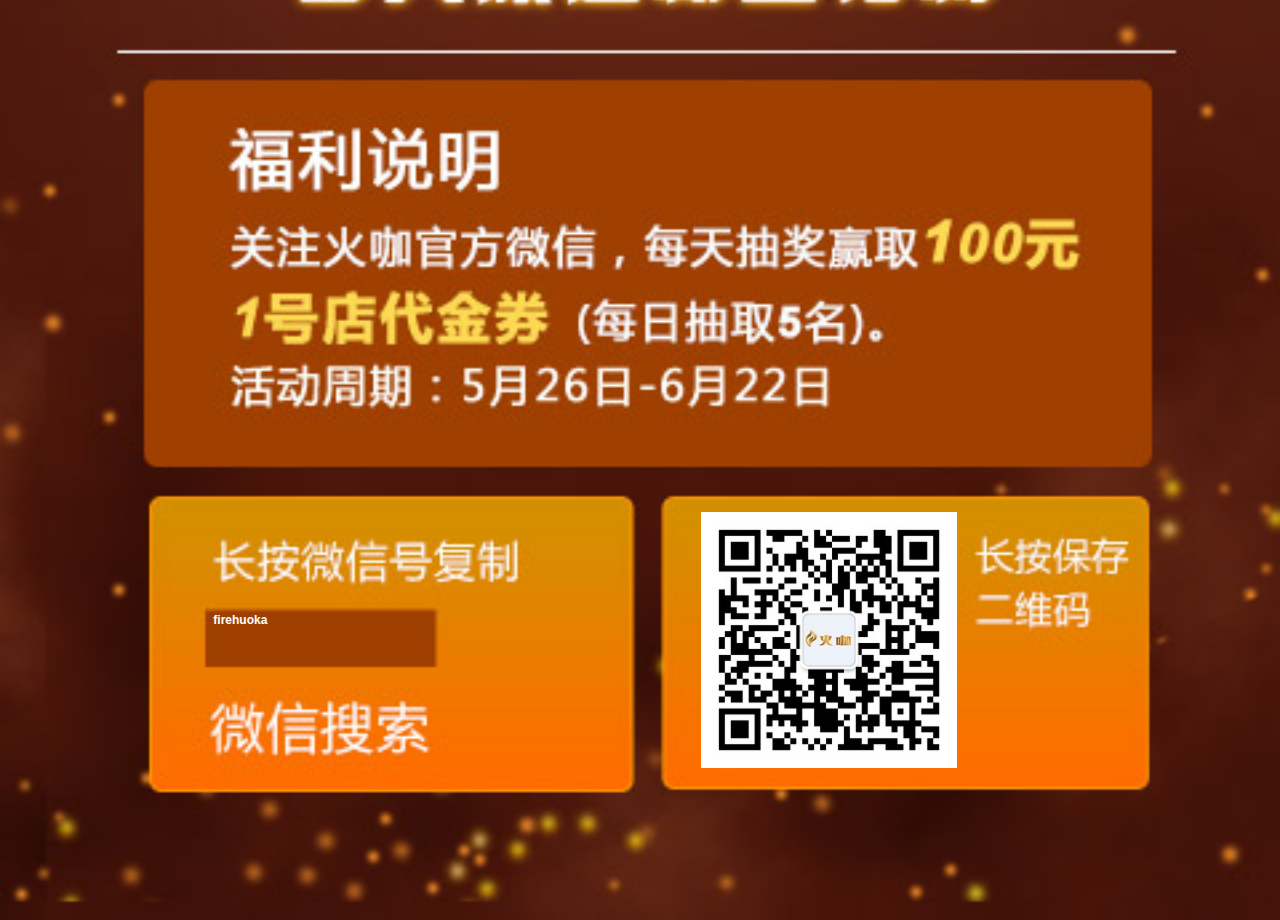
<file: FireCoffeeH5/active.html>
<!doctype html>
<html>
<head>
<meta http-equiv="Content-Type" content="text/html; charset=utf-8" />
<meta name="viewport" content="width=device-width, initial-scale=1.0, maximum-scale=1.0, minimum-scale=1.0,user-scalable=no"/>
<meta name="apple-mobile-web-app-capable" content="yes" />
<meta name="apple-mobile-web-app-status-bar-style" content="black" />
<meta name="format-detection" content="telephone=no" />
<title>火咖-为历炼喝彩</title>
<link href="css/css.css" type="text/css" rel="stylesheet" />
<script type="text/javascript" src="js/jquery-1.8.3.min.js"></script>
<script type="text/javascript" src="js/links.js"></script>
<script type="text/javascript">
var _smq = _smq || [];
_smq.push(['_setAccount', '4850901', new Date()]);
_smq.push(['pageview']);

(function() {
var sm = document.createElement('script'); sm.type = 'text/javascript'; sm.async = true;
sm.src = ('https:' == document.location.protocol ? 'https://' : 'http://') + 'cdnmaster.com/sitemaster/collect.js';
var s = document.getElementsByTagName('script')[0]; s.parentNode.insertBefore(sm, s);
})();
</script>
</head>
<body>
<div class="content">
	<div class="publicWidth gobackbg" style=" background: url(images/fire_01.jpg); background-size:100% 100%;">
    <img src="images/goback.jpg" width="87" id="goback" style="opacity:0;"> 
    </div>
    <div class="publicWidth"><img src="images/fire_02.jpg" width="100%"></div>
    <div class="publicWidth"><img src="images/fire_03.jpg" width="100%"></div>
    <div class="publicWidth"><img src="images/fire_04.jpg" width="100%"></div>
    <div class="publicWidth" style="background:url(images/fire_05.jpg); background-size:100% 100%; text-align:center;">
    <img src="images/fire_0.png" width="79.37%" onClick="tiaozhuan()" id="imgbtn">
    </div>
    <div class="publicWidth"><img src="images/fire_06.jpg" width="100%"></div>
    <div class="publicWidth"><img src="images/fire_07.jpg" width="100%"></div>
    <div class="publicWidth"><img src="images/fire_09.jpg" width="100%"></div>
  <div class="publicWidth firew" style="background:url(images/fire_081.jpg); background-size:100% 100%;">
    <p class="firep">firehuoka</p>
    <p class="firem"><img src="images/fire_10.jpg" width="100%"></p>
    </div>

</div>
</body>
<script type="text/javascript">

//控制部分页面元素宽高
function allJstyle(){
	var $pageWidth=$(".content").width();
	
    $(".firep").css({
		"width":$pageWidth*(87/480)+"px",
		"height":$pageWidth*(22/480)+"px",
		"marginLeft":$pageWidth*(80/480)+"px",
		"marginTop":$pageWidth*(52/480)+"px"
		}); 
    $(".firew").css({
		"height":$pageWidth*(167/480)+"px",
		});
    $(".firem").css({
		"width":$pageWidth*(96/480)+"px",
		"height":$pageWidth*(96/480)+"px",
		"marginLeft":$pageWidth*(96/480)+"px",
		"marginTop":$pageWidth*(14/480)+"px"
		}); 
	$("#goback").css({
		"width":$pageWidth*(87/480)+"px",
		"height":$pageWidth*(42/480)+"px",
		"marginLeft":$pageWidth*(374/480)+"px",
		"marginTop":$pageWidth*(23/480)+"px",
		"opacity":1
		})
		
	$(".gobackbg").css({
		
		"height":$pageWidth*(100/480)+"px",
		})				
																	
}


function tiaozhuan(){
	_smq.push(['custom','Subpage','sp']);
	
	
	}

$("#imgbtn").bind("touchstart",function(){
	window.location="http://www.sp-firecoffee.com";
	})
$("#goback").bind("touchstart",function(){
	window.location="indexend.html";
	})

window.onload=function(){
	  setTimeout(function(){
	  	allJstyle();
		
		thisURL = document.URL; 
		var str=new Array();
		var str=thisURL.split("?"); 
		if(str.length!=1)
		{
			var strs=str[1]; 
			var strsNum = strs*1;
			if(strsNum == 2){
				window.scrollTo(0,300);  
			}
		}
		
	  },100);
}
</script>


</html>
</file>
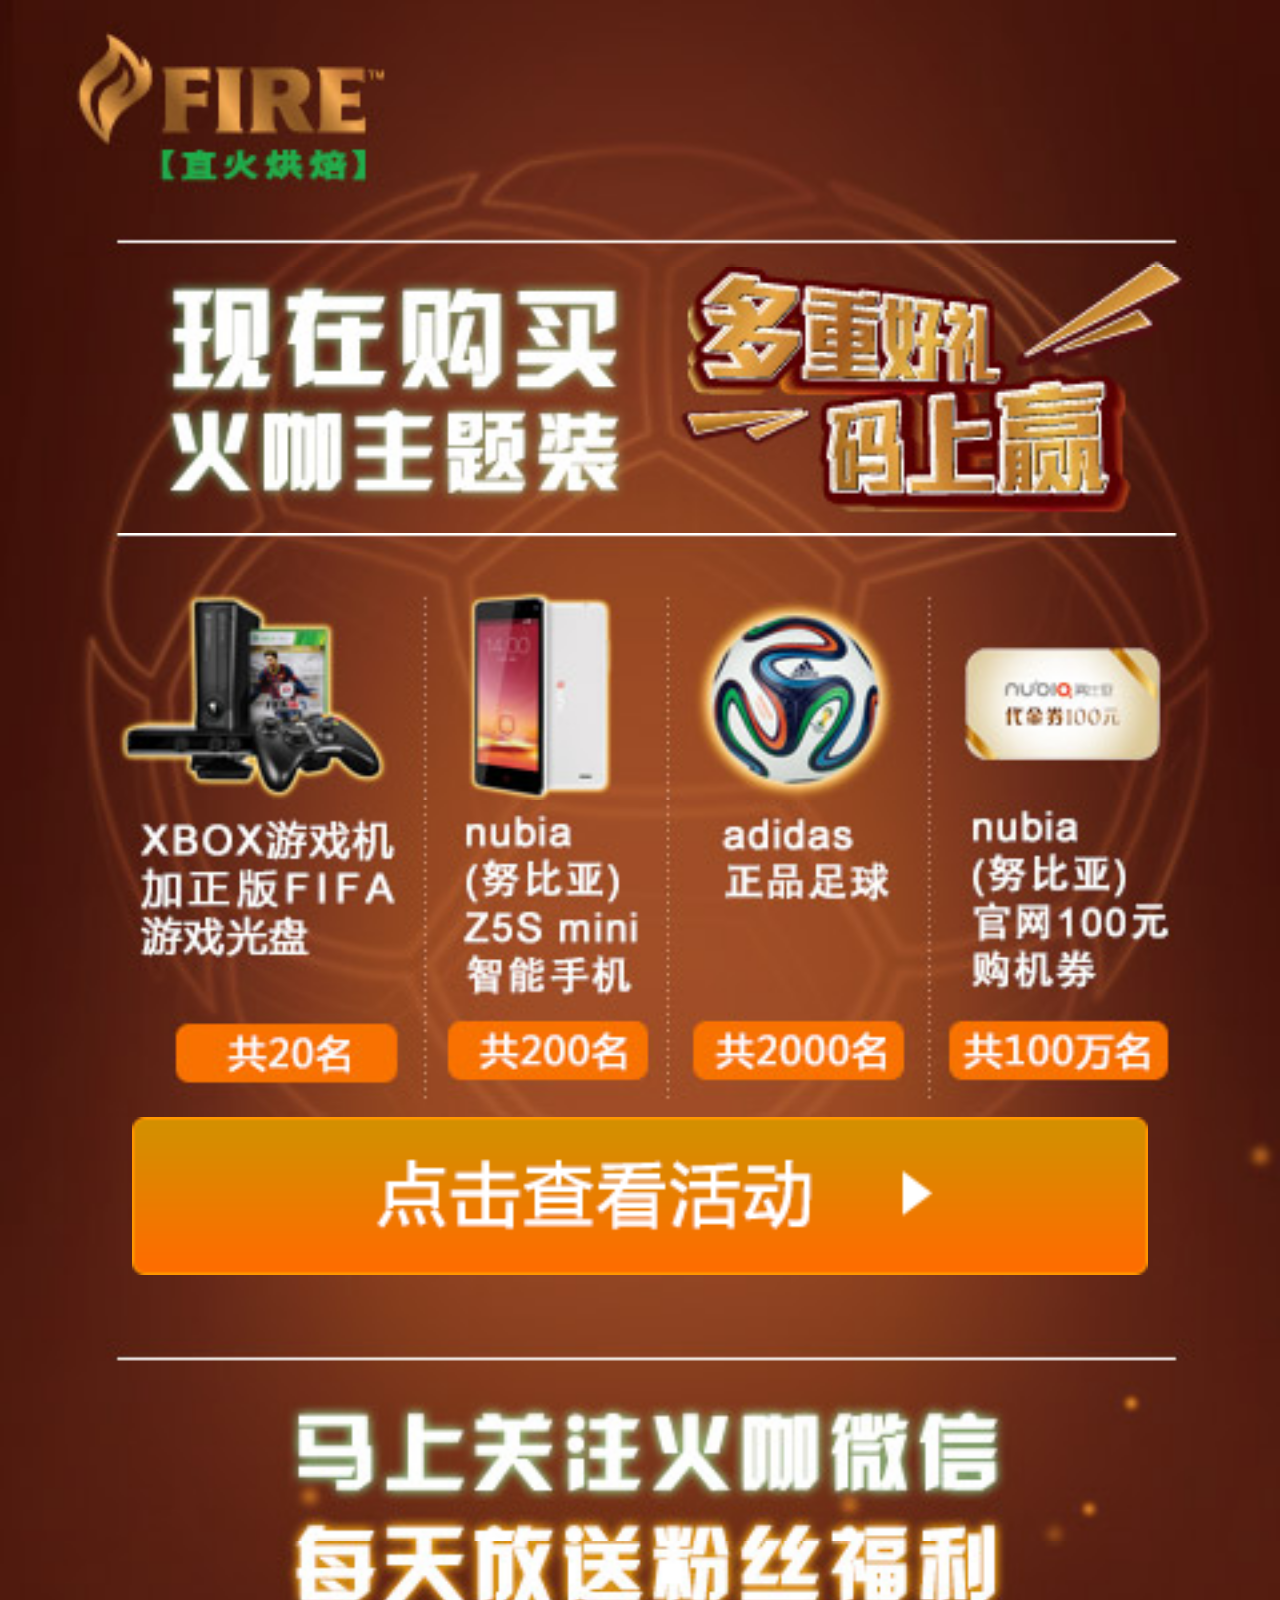
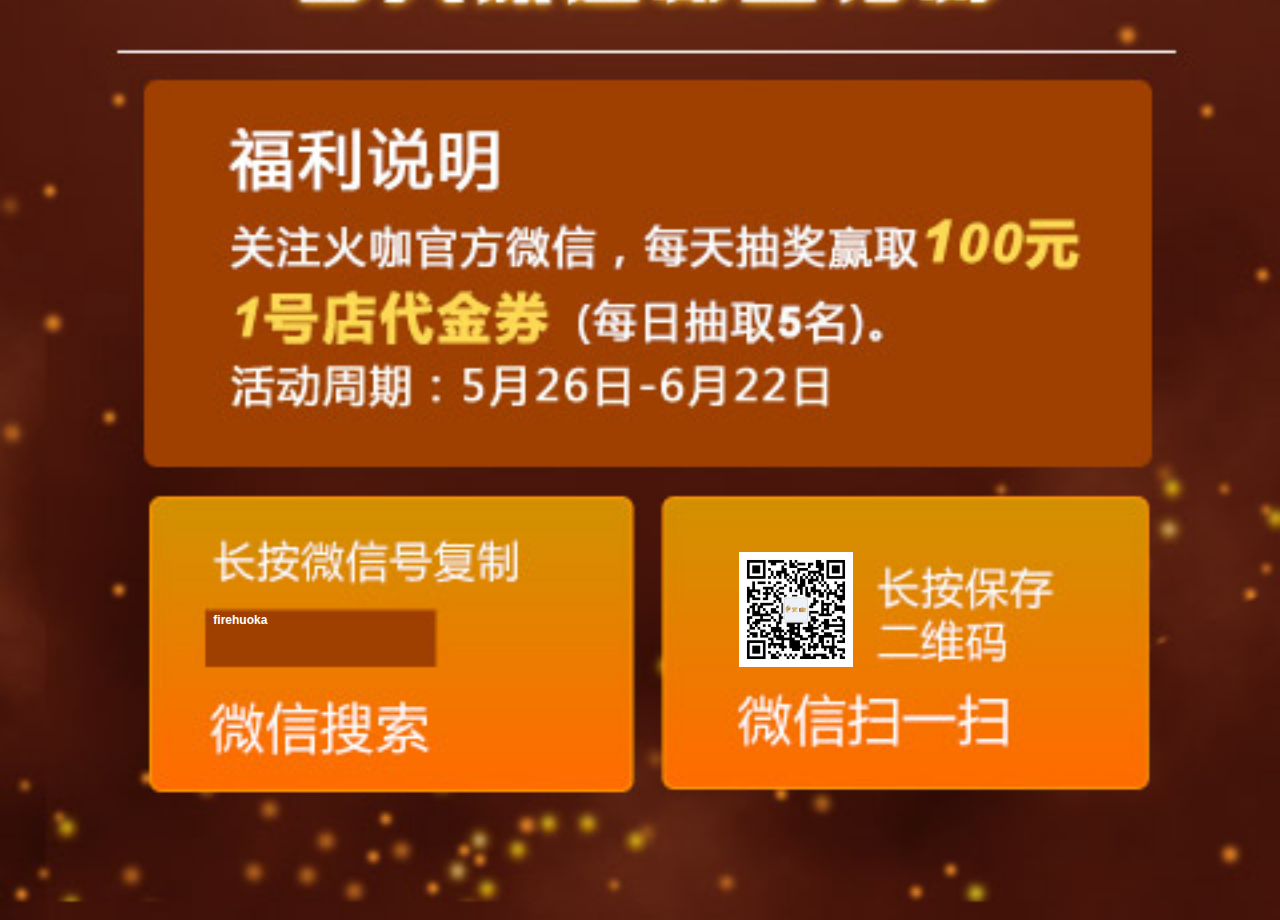
<file: FireCoffeeH5/active1.html>
<!doctype html>
<html>
<head>
<meta http-equiv="Content-Type" content="text/html; charset=utf-8" />
<meta name="viewport" content="width=device-width, initial-scale=1.0, maximum-scale=1.0, minimum-scale=1.0,user-scalable=no"/>
<meta name="apple-mobile-web-app-capable" content="yes" />
<meta name="apple-mobile-web-app-status-bar-style" content="black" />
<meta name="format-detection" content="telephone=no" />
<title>火咖-为历炼喝彩</title>
<link href="css/css.css" type="text/css" rel="stylesheet" />
<script type="text/javascript" src="js/jquery-1.8.3.min.js"></script>
<script type="text/javascript" src="js/links.js"></script>
<script type="text/javascript" src="js/WxhideToolbar.js"></script>
</head>
<body>
<div class="content">
	<div class="publicWidth"><img src="images/fire_01.jpg" width="100%"></div>
    <div class="publicWidth"><img src="images/fire_02.jpg" width="100%"></div>
    <div class="publicWidth"><img src="images/fire_03.jpg" width="100%"></div>
    <div class="publicWidth"><img src="images/fire_04.jpg" width="100%"></div>
    <div class="publicWidth" style="background:url(images/fire_05.jpg); background-size:100% 100%; text-align:center;">
    <a href="http://www.sp-firecoffee.com/" target="_blank"><img src="images/fire_0.png" width="79.37%"></a>
    </div>
    <div class="publicWidth"><img src="images/fire_06.jpg" width="100%"></div>
    <div class="publicWidth"><img src="images/fire_07.jpg" width="100%"></div>
    <div class="publicWidth"><img src="images/fire_09.jpg" width="100%"></div>
  <div class="publicWidth firew" style="background:url(images/fire_08.jpg); background-size:100% 100%;">
    <p class="firep">firehuoka</p>
    <p class="firem"><img src="images/fire_10.jpg" width="100%"></p>
    </div>

</div>
</body>
<script type="text/javascript">

//控制部分页面元素宽高
function allJstyle(){
	var $pageWidth=$(".content").width();
	
    $(".firep").css({
		"width":$pageWidth*(87/480)+"px",
		"height":$pageWidth*(22/480)+"px",
		"marginLeft":$pageWidth*(80/480)+"px",
		"marginTop":$pageWidth*(52/480)+"px"
		}); 
    $(".firew").css({
		"height":$pageWidth*(167/480)+"px",
		});
    $(".firem").css({
		"width":$pageWidth*(43/480)+"px",
		"height":$pageWidth*(44/480)+"px",
		"marginLeft":$pageWidth*(110/480)+"px",
		"marginTop":$pageWidth*(29/480)+"px"
		}); 		
																	
}

window.onload=function(){
	  setTimeout(function(){
	  	allJstyle();
	  },100);
}
</script>
<script type="text/javascript">
var _bdhmProtocol = (("https:" == document.location.protocol) ? " https://" : " http://");
document.write(unescape("%3Cscript src='" + _bdhmProtocol + "hm.baidu.com/h.js%3Fb6756b51d738e03fb55de8f4b73c3c70' type='text/javascript'%3E%3C/script%3E"));
</script>
</html>
</file>
<file: stylesheets/stylesheet.css>
* {
  box-sizing: border-box; }

body {
  padding: 0;
  margin: 0;
  font-family: "Open Sans", "Helvetica Neue", Helvetica, Arial, sans-serif;
  font-size: 16px;
  line-height: 1.5;
  color: #606c71; }

a {
  color: #1e6bb8;
  text-decoration: none; }
  a:hover {
    text-decoration: underline; }

.btn {
  display: inline-block;
  margin-bottom: 1rem;
  color: rgba(255, 255, 255, 0.7);
  background-color: rgba(255, 255, 255, 0.08);
  border-color: rgba(255, 255, 255, 0.2);
  border-style: solid;
  border-width: 1px;
  border-radius: 0.3rem;
  transition: color 0.2s, background-color 0.2s, border-color 0.2s; }
  .btn + .btn {
    margin-left: 1rem; }

.btn:hover {
  color: rgba(255, 255, 255, 0.8);
  text-decoration: none;
  background-color: rgba(255, 255, 255, 0.2);
  border-color: rgba(255, 255, 255, 0.3); }

@media screen and (min-width: 64em) {
  .btn {
    padding: 0.75rem 1rem; } }

@media screen and (min-width: 42em) and (max-width: 64em) {
  .btn {
    padding: 0.6rem 0.9rem;
    font-size: 0.9rem; } }

@media screen and (max-width: 42em) {
  .btn {
    display: block;
    width: 100%;
    padding: 0.75rem;
    font-size: 0.9rem; }
    .btn + .btn {
      margin-top: 1rem;
      margin-left: 0; } }

.page-header {
  color: #fff;
  text-align: center;
  background-color: #159957;
  background-image: linear-gradient(120deg, #155799, #159957); }

@media screen and (min-width: 64em) {
  .page-header {
    padding: 5rem 6rem; } }

@media screen and (min-width: 42em) and (max-width: 64em) {
  .page-header {
    padding: 3rem 4rem; } }

@media screen and (max-width: 42em) {
  .page-header {
    padding: 2rem 1rem; } }

.project-name {
  margin-top: 0;
  margin-bottom: 0.1rem; }

@media screen and (min-width: 64em) {
  .project-name {
    font-size: 3.25rem; } }

@media screen and (min-width: 42em) and (max-width: 64em) {
  .project-name {
    font-size: 2.25rem; } }

@media screen and (max-width: 42em) {
  .project-name {
    font-size: 1.75rem; } }

.project-tagline {
  margin-bottom: 2rem;
  font-weight: normal;
  opacity: 0.7; }

@media screen and (min-width: 64em) {
  .project-tagline {
    font-size: 1.25rem; } }

@media screen and (min-width: 42em) and (max-width: 64em) {
  .project-tagline {
    font-size: 1.15rem; } }

@media screen and (max-width: 42em) {
  .project-tagline {
    font-size: 1rem; } }

.main-content :first-child {
  margin-top: 0; }
.main-content img {
  max-width: 100%; }
.main-content h1, .main-content h2, .main-content h3, .main-content h4, .main-content h5, .main-content h6 {
  margin-top: 2rem;
  margin-bottom: 1rem;
  font-weight: normal;
  color: #159957; }
.main-content p {
  margin-bottom: 1em; }
.main-content code {
  padding: 2px 4px;
  font-family: Consolas, "Liberation Mono", Menlo, Courier, monospace;
  font-size: 0.9rem;
  color: #383e41;
  background-color: #f3f6fa;
  border-radius: 0.3rem; }
.main-content pre {
  padding: 0.8rem;
  margin-top: 0;
  margin-bottom: 1rem;
  font: 1rem Consolas, "Liberation Mono", Menlo, Courier, monospace;
  color: #567482;
  word-wrap: normal;
  background-color: #f3f6fa;
  border: solid 1px #dce6f0;
  border-radius: 0.3rem; }
  .main-content pre > code {
    padding: 0;
    margin: 0;
    font-size: 0.9rem;
    color: #567482;
    word-break: normal;
    white-space: pre;
    background: transparent;
    border: 0; }
.main-content .highlight {
  margin-bottom: 1rem; }
  .main-content .highlight pre {
    margin-bottom: 0;
    word-break: normal; }
.main-content .highlight pre, .main-content pre {
  padding: 0.8rem;
  overflow: auto;
  font-size: 0.9rem;
  line-height: 1.45;
  border-radius: 0.3rem; }
.main-content pre code, .main-content pre tt {
  display: inline;
  max-width: initial;
  padding: 0;
  margin: 0;
  overflow: initial;
  line-height: inherit;
  word-wrap: normal;
  background-color: transparent;
  border: 0; }
  .main-content pre code:before, .main-content pre code:after, .main-content pre tt:before, .main-content pre tt:after {
    content: normal; }
.main-content ul, .main-content ol {
  margin-top: 0; }
.main-content blockquote {
  padding: 0 1rem;
  margin-left: 0;
  color: #819198;
  border-left: 0.3rem solid #dce6f0; }
  .main-content blockquote > :first-child {
    margin-top: 0; }
  .main-content blockquote > :last-child {
    margin-bottom: 0; }
.main-content table {
  display: block;
  width: 100%;
  overflow: auto;
  word-break: normal;
  word-break: keep-all; }
  .main-content table th {
    font-weight: bold; }
  .main-content table th, .main-content table td {
    padding: 0.5rem 1rem;
    border: 1px solid #e9ebec; }
.main-content dl {
  padding: 0; }
  .main-content dl dt {
    padding: 0;
    margin-top: 1rem;
    font-size: 1rem;
    font-weight: bold; }
  .main-content dl dd {
    padding: 0;
    margin-bottom: 1rem; }
.main-content hr {
  height: 2px;
  padding: 0;
  margin: 1rem 0;
  background-color: #eff0f1;
  border: 0; }

@media screen and (min-width: 64em) {
  .main-content {
    max-width: 64rem;
    padding: 2rem 6rem;
    margin: 0 auto;
    font-size: 1.1rem; } }

@media screen and (min-width: 42em) and (max-width: 64em) {
  .main-content {
    padding: 2rem 4rem;
    font-size: 1.1rem; } }

@media screen and (max-width: 42em) {
  .main-content {
    padding: 2rem 1rem;
    font-size: 1rem; } }

.site-footer {
  padding-top: 2rem;
  margin-top: 2rem;
  border-top: solid 1px #eff0f1; }

.site-footer-owner {
  display: block;
  font-weight: bold; }

.site-footer-credits {
  color: #819198; }

@media screen and (min-width: 64em) {
  .site-footer {
    font-size: 1rem; } }

@media screen and (min-width: 42em) and (max-width: 64em) {
  .site-footer {
    font-size: 1rem; } }

@media screen and (max-width: 42em) {
  .site-footer {
    font-size: 0.9rem; } }
</file>
<file: stylesheets/github-light.css>
/*
The MIT License (MIT)

Copyright (c) 2015 GitHub, Inc.

Permission is hereby granted, free of charge, to any person obtaining a copy
of this software and associated documentation files (the "Software"), to deal
in the Software without restriction, including without limitation the rights
to use, copy, modify, merge, publish, distribute, sublicense, and/or sell
copies of the Software, and to permit persons to whom the Software is
furnished to do so, subject to the following conditions:

The above copyright notice and this permission notice shall be included in all
copies or substantial portions of the Software.

THE SOFTWARE IS PROVIDED "AS IS", WITHOUT WARRANTY OF ANY KIND, EXPRESS OR
IMPLIED, INCLUDING BUT NOT LIMITED TO THE WARRANTIES OF MERCHANTABILITY,
FITNESS FOR A PARTICULAR PURPOSE AND NONINFRINGEMENT. IN NO EVENT SHALL THE
AUTHORS OR COPYRIGHT HOLDERS BE LIABLE FOR ANY CLAIM, DAMAGES OR OTHER
LIABILITY, WHETHER IN AN ACTION OF CONTRACT, TORT OR OTHERWISE, ARISING FROM,
OUT OF OR IN CONNECTION WITH THE SOFTWARE OR THE USE OR OTHER DEALINGS IN THE
SOFTWARE.

*/

.pl-c /* comment */ {
  color: #969896;
}

.pl-c1      /* constant, markup.raw, meta.diff.header, meta.module-reference, meta.property-name, support, support.constant, support.variable, variable.other.constant */,
.pl-s .pl-v /* string variable */ {
  color: #0086b3;
}

.pl-e  /* entity */,
.pl-en /* entity.name */ {
  color: #795da3;
}

.pl-s .pl-s1 /* string source */,
.pl-smi      /* storage.modifier.import, storage.modifier.package, storage.type.java, variable.other, variable.parameter.function */ {
  color: #333;
}

.pl-ent /* entity.name.tag */ {
  color: #63a35c;
}

.pl-k /* keyword, storage, storage.type */ {
  color: #a71d5d;
}

.pl-pds              /* punctuation.definition.string, string.regexp.character-class */,
.pl-s                /* string */,
.pl-s .pl-pse .pl-s1 /* string punctuation.section.embedded source */,
.pl-sr               /* string.regexp */,
.pl-sr .pl-cce       /* string.regexp constant.character.escape */,
.pl-sr .pl-sra       /* string.regexp string.regexp.arbitrary-repitition */,
.pl-sr .pl-sre       /* string.regexp source.ruby.embedded */ {
  color: #183691;
}

.pl-v /* variable */ {
  color: #ed6a43;
}

.pl-id /* invalid.deprecated */ {
  color: #b52a1d;
}

.pl-ii /* invalid.illegal */ {
  background-color: #b52a1d;
  color: #f8f8f8;
}

.pl-sr .pl-cce /* string.regexp constant.character.escape */ {
  color: #63a35c;
  font-weight: bold;
}

.pl-ml /* markup.list */ {
  color: #693a17;
}

.pl-mh        /* markup.heading */,
.pl-mh .pl-en /* markup.heading entity.name */,
.pl-ms        /* meta.separator */ {
  color: #1d3e81;
  font-weight: bold;
}

.pl-mq /* markup.quote */ {
  color: #008080;
}

.pl-mi /* markup.italic */ {
  color: #333;
  font-style: italic;
}

.pl-mb /* markup.bold */ {
  color: #333;
  font-weight: bold;
}

.pl-md /* markup.deleted, meta.diff.header.from-file */ {
  background-color: #ffecec;
  color: #bd2c00;
}

.pl-mi1 /* markup.inserted, meta.diff.header.to-file */ {
  background-color: #eaffea;
  color: #55a532;
}

.pl-mdr /* meta.diff.range */ {
  color: #795da3;
  font-weight: bold;
}

.pl-mo /* meta.output */ {
  color: #1d3e81;
}
</file>
<file: dongfengbiaozhi/css/style.css>
@charset "utf-8";
/* CSS Document */
/**
 * 全局样式
 */
* {
	margin:0px; 
	padding:0px; 
	border:0px; 
	-webkit-tap-highlight-color: rgba(255, 255, 255, 0);
   }
img{
	vertical-align: top;
   }
body {
	padding:0px; 
	margin:0px; 
	font-family: "黑体"; 
	font-size: 12px;
	 }
li {list-style:none;}
/**排行**/
#paihang{width:100%; position:absolute; left:0; top:0; background:url(../images/bg.jpg) no-repeat left top; display:none;}
.phTit{width:100%; text-align:center; font-size:20px;}
#list li{width:100%; text-align:center;font-size:16px; color:#fff; font-weight:bold;}
.logo{margin:0 auto;}
.phMe{font-size:16px; width:100%; text-align:center; color:#fff; font-weight:bold;}
.phMe span{color:#fffc00;font-size:16px;}
.phBtn{text-align:center; font-size:24px; font-weight:bold;}
</file>
<file: fireFootball/css/css.css>
* {margin:0px; padding:0px; border:0px; -webkit-tap-highlight-color: rgba(255, 255, 255, 0);}
img {vertical-align: top;}
body{padding:0px; margin:0px; font-family: "微软雅黑"; font-size: 14px;}
li {list-style:none;}

/*以下为个人样式，命名规则为人名的首个汉语拼音字母加下划线，例如：.zhy_XXX{....}*/
#btn{
	position:absolute; 
	z-index:200;
	}
#zhongjiangDiv{
	width:100%; 
	height:100%; 
	background:rgba(0,0,0,0.5); 
	position:fixed; 
	top:0; 
	left:0; 
	z-index:300; 
	display:none;
	}
.zhongjiang{
	background:url(../images/zj.png);
	background-size:100% 100%; 
	position:absolute;
	display:none;
	}
.closeBtn{
	position:absolute; 
	right:0; 
	top:0; 
	}
.weizhongj{
	background:url(../images/wzj.png);
	background-size:100% 100%; 
	position:absolute;
	display:none;
	}
.closeBtn1{
	position:absolute; 
	right:0; 
	top:0; 
	}
.chouguo{
	background:url(../images/over.png);
	background-size:100% 100%; 
	position:absolute;
	display:none;
	}
.closeBtn2{
	position:absolute; 
	right:0; 
	top:0; 
	}
</file>
<file: wohudashijian/css/whdsj.css>
@charset "utf-8";
/* CSS Document */
/**
 * 全局样式
 */
* {margin:0px; padding:0px; border:0px; -webkit-tap-highlight-color: rgba(255, 255, 255, 0);}
img {vertical-align:top;}
body{padding:0px; margin:0px; font-family: "微软雅黑";color:#000;}
li {list-style:none;}
a{color:#000; text-decoration:none;}

/** 
 * 首页
 */
#demo{width:100%; overflow:hidden;}
.load{width:100%; height:100%; padding-top:200px; color:#fff; font-size:14px; text-align:center; height:20px; line-height:20px; position:absolute; left:0; top:0;}
.slideBox{width:100%; position:relative;overflow:hidden; }
.slideBox .prev,.slideBox .next{ position:absolute; z-index:998;}
.slideBox .next{right:0;}
.slideBox .prev{left:0;}
.slideBox .slideUl{position:absolute; left:0; top:0; z-index:90;}
.slideBox li.pageLi{position:relative; overflow:hidden; float:left; }
.page1{width:100%; background:url(../images/bg1.jpg); background-size:100%;}
.page2{width:100%; background:url(../images/bg2.jpg); background-size:100%; overflow:hidden;}
.page2_img1,.page2_img2,.page2_img3,.page2_img4{width:100%;position:absolute; z-index:300;}
.page2_img1{background:url(../images/page2_img1.png); background-size:100% 100%;}
.page2_img2{background:url(../images/page2_img2.png); background-size:100% 100%;}
.page2_img3{background:url(../images/page2_img3.png); background-size:100% 100%;}
.page2_img4{background:url(../images/page2_img4.png); background-size:100% 100%;}
.page2_txt1,.page2_txt2,.page2_txt3,.page2_txt4,.page2_txt5{position:absolute; opacity:0; z-index:400;}
.page3{width:100%; background:url(../images/bg3.jpg); background-size:100%; overflow:hidden;}
.ggWrap{position:absolute;overflow:hidden;z-index:60;}
.shoushi,.page3_txt2{position:absolute; z-index:90; opacity:0;}
.page4{width:100%; background:url(../images/bg4.jpg); background-size:100%; overflow:hidden;}
.page4 img{position:absolute; opacity:0;}
.page5{width:100%; background:url(../images/bg4.jpg); background-size:100%; overflow:hidden;}
.page5 img{position:absolute; opacity:0;}
.page5 img.page5_img0{opacity:1;}
.page6{width:100%; background:url(../images/bg5.jpg); background-size:100%; overflow:hidden;}
.page6_txt1,.page6_txt2{position:absolute; opacity:0;}
.lunbo{position:absolute;}
#container{position:relative;z-index:0;overflow:hidden;}
#rongqi{position:absolute; overflow:hidden; left:0; top:0;}
.rongqiul{position:absolute; left:0px; top:0;}
.rongqiul li{float:left;}
.dianrongqi{height:22px;z-index:60;text-align:center;width:81px; margin:0 auto;}
.dianrongqi li{width:22px; height:22px; float:left; margin-right:5px;}
.page7{width:100%; background:url(../images/bg6.jpg); background-size:100%; overflow:hidden;}
.page7 img{position:absolute;}
.page7_img3{opacity:0;}
.tanBox{width:100%; background:rgba(0,0,0,0.8); position:absolute; left:0; top:0; z-index:9999; display:none;}
.tanBg,.closeBtn{position:absolute; z-index:9999;}
.music{width:0px; height:0px; position:absolute; left:0; top:0; overflow:hidden;}
.bianda {
	-webkit-animation-name: Img;
	-webkit-animation-duration: 1s;
	-webkit-animation-timing-function: ease-out;
	-webkit-animation-iteration-count: infinite;
	}
@-webkit-keyframes Img {
	0% {-webkit-transform:scale(1,1);}
	50% {-webkit-transform:scale(1.4,1.4);}
	100% {-webkit-transform:scale(1,1);}
}
.playBtn{position:absolute; z-index:999; background:url(../images/playBtn.png); background-size:100% 100%;
	-webkit-animation-name: zhuan;
	-webkit-animation-duration: 3s;
	-webkit-animation-timing-function: linear;
	-webkit-animation-iteration-count: infinite;
}
@-webkit-keyframes zhuan {
	0% {-webkit-transform:rotate(0deg); }
	50% {-webkit-transform:rotate(180deg); }
	100% {-webkit-transform:rotate(360deg); }
}
</file>
<file: wuhuchoujiang/css/css3rd.css>
@charset "utf-8";
/* CSS Document */
/**
 * 全局样式
 */
* {margin:0px; padding:0px; border:0px; -webkit-tap-highlight-color: rgba(255, 255, 255, 0);}
img {vertical-align:top;}
body{padding:0px; margin:0px; font-family: "微软雅黑";olor:#fff;}
li {list-style:none;}
a{color:#000; text-decoration:none;}

/** 
 * 首页
 */
#demo{width:100%; overflow:hidden;}
.cj_tit{text-align:center; color:#fff; background:url(../whcjImages/cj_tit.png); background-size:100% 100%;}
.box{margin:0 auto; overflow:hidden; position:relative;}
.cjdiv{float:left; position:absolute;}
.startBtn{position:absolute;}
.box div.active{background:#fff; border-radius:2px;}
.cj_btn{text-align:center; color:#fff; margin:0 auto; background:url(../whcjImages/cj_btn.png); background-size:100% 100%;}
.cj_txt{margin:0 auto; background:#f9dfb8;}
.cj_wrap{margin:0 auto; overflow:hidden;}
.cj_wrap li{float:left;}
.cj_wrap li p{text-align:center; color:#f9dfb8;}
.footer{width:100%; background:#000;}
.footer p{width:100%; text-align:center; color:#8e8c86;}
.tan{width:100%; position:fixed; left:0; top:0; background:rgba(0,0,0,0.7); z-index:999; display:none;}
.jiluCon,.resultCon{background:#f9dfb8; position:absolute;}
.cj_h2{text-align:center; font-weight:normal;}
.jiluCon table{margin:0 auto;}
.jiluCon p{text-align:center;}
.jiluCon table tr th{background:#d95838; border:1px solid #f9dfb8; border-top:none; border-left:none;}
.jiluCon table tr th p{color:#fff;}
.jiluCon table tr td{background:#f9c0b1; border:1px solid #f9dfb8; border-top:none; border-left:none;}
.tanClose{margin:0 auto; background:#c74f32; color:#fff; text-align:center;}
.cjResTxt p{text-align:center;}
.cjResTxt p span{color:#f00;}
.cj_load{position:absolute; left:0; top:0; background:url(../whcjImages/cj_load.png); background-size:100% 100%; z-index:999;}
.cj_load a{display:inline-block; float:left;}
</file>
<file: FireCoffeeH5/css/css.css>
* {
	margin: 0px;
	padding: 0px;
	border: 0px;
	-webkit-tap-highlight-color: rgba(255, 255, 255, 0);
}
img {
	border: 0px;
	vertical-align: top
}
body, div {
	padding: 0;
	margin: 0;
	font-family:Arial, Helvetica, sans-serif, "微软雅黑";
	font-size: 12px;
	color:#000;
	background: #fff;
}

ul {
	padding: 0px;
	margin: 0px;
}
li {
	list-style-type: none;
}

.publicWidth{
	width:100%;
	}
	
/*页面样式*/
.content{
	width:100%;
	}

.firep{
	color:#fff;
	font-weight:bold;
	float:left;
	}
.firew{
	overflow:hidden;
	}
.firem{
	float:left;
	}
</file>
